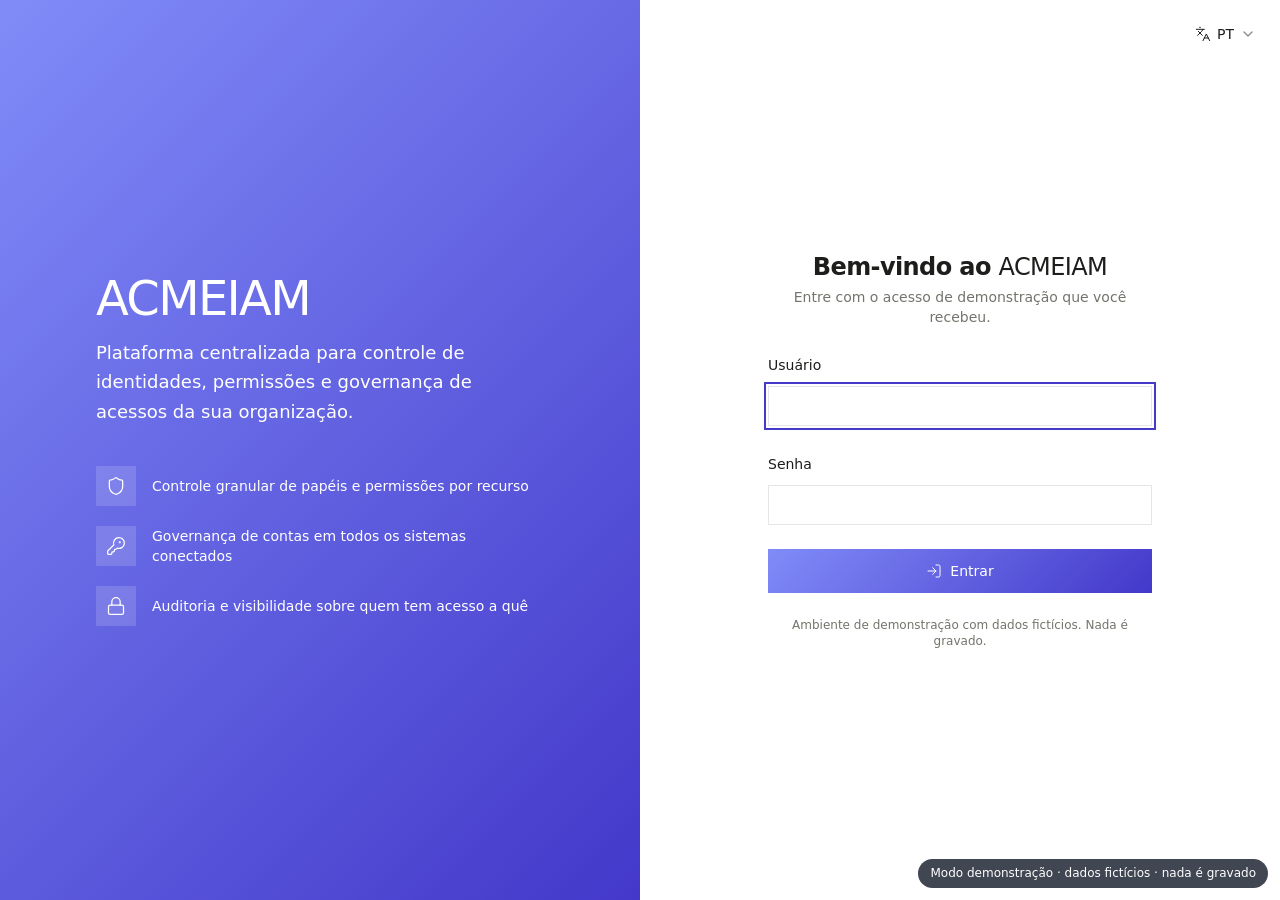
<file: index.html>
<!doctype html>
<html lang="pt-BR">
  <head>
    <meta http-equiv="Content-Security-Policy" content="default-src 'self'; script-src 'self' 'sha256-eGp7NYRf4zVDoT8wqTCYIQ6ignhLON4qDS6smEHYjmc='; style-src 'self' 'unsafe-inline' https://fonts.googleapis.com; font-src 'self' data: https://fonts.gstatic.com; img-src 'self' data: https:; connect-src 'self' https://iamdemo.supabase.co wss://iamdemo.supabase.co; object-src 'none'; base-uri 'self'; form-action 'self'" />
    <meta charset="UTF-8" />
    <meta name="viewport" content="width=device-width, initial-scale=1.0" />
    <meta name="color-scheme" content="light dark" />
    <link rel="icon" href="/favicon.png" type="image/png" />
    <link rel="apple-touch-icon" href="/apple-touch-icon.png" />
    <script>(function(){var d="system";try{var t=localStorage.getItem("iam-theme")||d;if(t==="system")t=matchMedia("(prefers-color-scheme: dark)").matches?"dark":"light";document.documentElement.classList.add(t);}catch(e){document.documentElement.classList.add(d==="light"?"light":"dark");}})();</script>
    <title>Acme IAM</title>
    <meta name="description" content="Acme IAM — Governança de identidades e acessos">
    <meta name="robots" content="noindex, nofollow, noarchive, nosnippet, noimageindex, notranslate, max-snippet:-1, max-image-preview:none" />
    <meta name="googlebot" content="noindex, nofollow, noarchive, nosnippet, noimageindex" />
    <meta name="bingbot" content="noindex, nofollow, noarchive, nosnippet" />
    <meta name="referrer" content="strict-origin-when-cross-origin" />
    <meta property="og:type" content="website" />
    <meta property="og:title" content="Acme IAM">
    <meta property="og:description" content="Acme IAM — Governança de identidades e acessos">
    <link rel="preconnect" href="https://fonts.googleapis.com" />
    <link rel="preconnect" href="https://fonts.gstatic.com" crossorigin />
    <link rel="stylesheet" href="https://fonts.googleapis.com/css2?family=Inter:wght@400;500;600;700;800&family=Plus+Jakarta+Sans:wght@500;600;700;800&display=swap" />
    <link rel="stylesheet" href="https://fonts.googleapis.com/css2?family=Inter:wght@300;400;500;600;700&family=Instrument+Serif:ital@1&family=JetBrains+Mono:wght@400;500&family=Mitr:wght@200;400&display=swap" />
    <style id="tenant-theme">html:root{--gradient-accent:linear-gradient(135deg, #818CF8 0%, #4338CA 100%);--gradient-accent-hover:linear-gradient(135deg, #818CF8 0%, #4338CA 100%);--brand-accent:245 58% 51%;--ring:245 58% 51%;--info:245 58% 51%;--chart-1:245 58% 51%;}html.dark{--brand-accent:234 89% 74%;--ring:234 89% 74%;--info:234 89% 74%;--chart-1:234 89% 74%;}</style>
    <script type="module" crossorigin src="/assets/index-CAje-ECP.js"></script>
    <link rel="stylesheet" crossorigin href="/assets/index-Bp3wzuz8.css">
  </head>

  <body>
    <div id="root"></div>
  </body>
</html>
</file>
<file: assets/index-Bp3wzuz8.css>
@layer base{:root{--font-sans: "Inter", system-ui, -apple-system, sans-serif;--font-heading: "Inter", system-ui, -apple-system, sans-serif;--font-serif: "Instrument Serif", Georgia, serif;--font-mono: "JetBrains Mono", ui-monospace, "SF Mono", monospace;--tracking-display: -.035em;--tracking-h1: -.035em;--tracking-h2: -.035em;--tracking-h3: -.02em;--tracking-serif: -.01em;--tracking-eyebrow: .18em;--spacing-xs: 4px;--spacing-sm: 8px;--spacing-md: 16px;--spacing-lg: 24px;--spacing-xl: 32px;--spacing-2xl: 48px;--spacing-3xl: 64px;--radius: 0;--radius-sm: 0;--radius-md: 0;--radius-lg: 0;--radius-xl: 0;--radius-full: 9999px;--shadow-sm: 0 1px 2px 0 rgb(0 0 0 / .05);--shadow-md: 0 4px 6px -1px rgb(0 0 0 / .1), 0 2px 4px -2px rgb(0 0 0 / .1);--shadow-lg: 0 10px 15px -3px rgb(0 0 0 / .1), 0 4px 6px -4px rgb(0 0 0 / .1);--shadow-card: 0 1px 3px 0 rgb(0 0 0 / .1), 0 1px 2px -1px rgb(0 0 0 / .1);--shadow-soft: 0 1px 0 hsl(0 0% 90%);--shadow-elevated: 0 24px 60px -20px hsl(0 0% 0% / .18);--z-base: 0;--z-dropdown: 10;--z-sticky: 20;--z-fixed: 30;--z-modal-backdrop: 40;--z-modal: 50;--z-popover: 60;--z-tooltip: 70;--z-toast: 80;--duration-fast: .15s;--duration-normal: .25s;--duration-slow: .4s;--ease-default: cubic-bezier(.4, 0, .2, 1);--ease-in: cubic-bezier(.4, 0, 1, 1);--ease-out: cubic-bezier(0, 0, .2, 1);--ease-bounce: cubic-bezier(.34, 1.56, .64, 1);--gradient-start: #1D1D1B;--gradient-end: #1D1D1B;--gradient-primary: hsl(var(--primary));--gradient-accent: linear-gradient(135deg, #64A1E7 0%, #2246A7 100%);--gradient-accent-hover: linear-gradient(135deg, #4B8CD5 0%, #1B3781 100%);--background: 0 0% 100%;--foreground: 60 4% 11%;--surface-alt: 0 0% 98%;--card: 0 0% 100%;--card-foreground: 60 4% 11%;--popover: 0 0% 100%;--popover-foreground: 60 4% 11%;--primary: 60 4% 11%;--primary-foreground: 0 0% 100%;--secondary: 60 3% 96%;--secondary-foreground: 60 4% 11%;--muted: 60 3% 96%;--muted-foreground: 60 3% 44%;--accent: 60 3% 96%;--accent-foreground: 60 4% 11%;--destructive: 0 84% 60%;--destructive-foreground: 0 0% 100%;--success: 142 71% 45%;--success-foreground: 0 0% 100%;--warning: 38 92% 50%;--warning-foreground: 0 0% 100%;--info: 224 66% 39%;--info-foreground: 0 0% 100%;--brand-accent: 224 66% 39%;--brand-accent-foreground: 0 0% 100%;--brand-accent-muted: 210 87% 95%;--border: 60 3% 90%;--input: 60 3% 90%;--ring: 224 66% 39%;--chart-1: 224 66% 39%;--chart-2: 216 74% 52%;--chart-3: 211 74% 65%;--chart-4: 206 62% 80%;--chart-5: 220 24% 55%;--sidebar-background: 0 0% 100%;--sidebar-foreground: 60 3% 32%;--sidebar-primary: 60 4% 11%;--sidebar-primary-foreground: 0 0% 100%;--sidebar-accent: 60 3% 96%;--sidebar-accent-foreground: 60 4% 11%;--sidebar-border: 60 3% 90%;--sidebar-ring: 60 4% 11%}.light{--background: 0 0% 100%;--foreground: 60 4% 11%;--surface-alt: 0 0% 98%;--card: 0 0% 100%;--card-foreground: 60 4% 11%;--popover: 0 0% 100%;--popover-foreground: 60 4% 11%;--primary: 60 4% 11%;--primary-foreground: 0 0% 100%;--secondary: 60 3% 96%;--secondary-foreground: 60 4% 11%;--muted: 60 3% 96%;--muted-foreground: 60 3% 44%;--accent: 60 3% 96%;--accent-foreground: 60 4% 11%;--border: 60 3% 90%;--input: 60 3% 90%;--ring: 224 66% 39%;--info: 224 66% 39%;--info-foreground: 0 0% 100%;--brand-accent: 224 66% 39%;--brand-accent-foreground: 0 0% 100%;--brand-accent-muted: 210 87% 95%;--destructive: 0 84% 60%;--destructive-foreground: 0 0% 100%;--success: 142 71% 45%;--success-foreground: 0 0% 100%;--warning: 38 92% 50%;--warning-foreground: 0 0% 100%;--sidebar-background: 0 0% 100%;--sidebar-foreground: 60 3% 32%;--sidebar-primary: 60 4% 11%;--sidebar-primary-foreground: 0 0% 100%;--sidebar-accent: 60 3% 96%;--sidebar-accent-foreground: 60 4% 11%;--sidebar-border: 60 3% 90%;--sidebar-ring: 60 4% 11%}.dark{--background: 60 4% 11%;--foreground: 0 0% 100%;--surface-alt: 60 4% 9%;--card: 60 4% 14%;--card-foreground: 0 0% 100%;--popover: 60 4% 14%;--popover-foreground: 0 0% 100%;--primary: 0 0% 100%;--primary-foreground: 60 4% 11%;--secondary: 60 4% 18%;--secondary-foreground: 0 0% 100%;--muted: 60 4% 18%;--muted-foreground: 60 3% 66%;--accent: 60 4% 18%;--accent-foreground: 0 0% 100%;--destructive: 0 62% 50%;--destructive-foreground: 0 0% 100%;--success: 142 71% 45%;--success-foreground: 0 0% 100%;--warning: 38 92% 50%;--warning-foreground: 0 0% 100%;--info: 211 74% 65%;--info-foreground: 60 4% 11%;--brand-accent: 211 74% 65%;--brand-accent-foreground: 60 4% 11%;--brand-accent-muted: 222 66% 22%;--border: 60 4% 20%;--input: 60 4% 20%;--ring: 211 74% 65%;--chart-1: 211 74% 65%;--chart-2: 214 80% 60%;--chart-3: 218 70% 52%;--chart-4: 222 66% 45%;--chart-5: 213 22% 72%;--sidebar-background: 60 4% 9%;--sidebar-foreground: 60 3% 78%;--sidebar-primary: 0 0% 100%;--sidebar-primary-foreground: 60 4% 11%;--sidebar-accent: 60 4% 18%;--sidebar-accent-foreground: 0 0% 100%;--sidebar-border: 60 4% 20%;--sidebar-ring: 0 0% 100%}}@layer base{*{@apply border-border;}html{font-family:var(--font-sans)}body{@apply bg-background text-foreground antialiased;font-feature-settings:"ss01" 1,"cv11" 1;line-height:1.7}h1,h2,h3,h4,h5,h6{font-family:var(--font-heading);font-weight:500;line-height:1.1;letter-spacing:-.035em}h3,h4,h5,h6{letter-spacing:-.02em}}@layer utilities{.text-gradient{background:var(--gradient-accent);-webkit-background-clip:text;background-clip:text;color:transparent;-webkit-text-fill-color:transparent;width:-moz-fit-content;width:fit-content}.bg-gradient-primary{background:hsl(var(--primary))}.border-gradient{border:2px solid transparent;background:linear-gradient(hsl(var(--card)),hsl(var(--card))) padding-box,var(--gradient-accent) border-box}.fill-gradient{background-image:var(--gradient-accent);color:#fff}.fill-gradient *,.fill-gradient svg{color:#fff;-webkit-text-fill-color:#ffffff;stroke:currentColor}.tab-gradient-active[data-state=active]{position:relative}.tab-gradient-active[data-state=active]:after{content:"";position:absolute;left:.25rem;right:.25rem;bottom:0;height:2px;background-image:var(--gradient-accent)}.page-header{display:flex;flex-direction:column;gap:.75rem}.page-header-eyebrow{font-family:var(--font-mono);text-transform:uppercase;letter-spacing:.12em;font-size:.75rem;color:hsl(var(--muted-foreground))}.page-header-title{font-family:var(--font-sans);font-weight:500;font-size:1.875rem;line-height:1.15;letter-spacing:var(--tracking-h1);background:var(--gradient-accent);-webkit-background-clip:text;background-clip:text;color:transparent;width:-moz-fit-content;width:fit-content}.page-header-description{max-width:42rem;font-size:1rem;color:hsl(var(--muted-foreground))}.cta-gradient{position:relative;isolation:isolate;background-image:var(--gradient-accent);color:#fff;box-shadow:none}.cta-gradient,.cta-gradient:hover,.cta-gradient:focus-visible,.cta-gradient *,.cta-gradient svg{color:#fff;-webkit-text-fill-color:#ffffff}.cta-gradient svg{stroke:currentColor}.cta-gradient:before{content:"";position:absolute;top:0;right:0;bottom:0;left:0;z-index:-1;background-image:var(--gradient-accent-hover);opacity:0;transition:opacity var(--duration-fast, .15s) var(--ease-out, ease)}.cta-gradient:hover:before,.cta-gradient:focus-visible:before{opacity:1}.surface-gradient{background-image:var(--gradient-accent);color:#fff}.surface-gradient *,.surface-gradient svg{color:#fff;-webkit-text-fill-color:#ffffff;stroke:currentColor}.fill-gradient-soft{background-image:var(--gradient-accent);opacity:.18}.fill-gradient-soft-bg{background-image:linear-gradient(135deg,#64a4e82e,#2245a52e)}.ring-gradient{position:relative}.ring-gradient:after{content:"";position:absolute;top:0;right:0;bottom:0;left:0;padding:1px;background:var(--gradient-accent);-webkit-mask:linear-gradient(#fff 0 0) content-box,linear-gradient(#fff 0 0);-webkit-mask-composite:xor;mask-composite:exclude;pointer-events:none;border-radius:inherit}.edge-gradient{position:relative}.edge-gradient:before{content:"";position:absolute;left:0;top:0;bottom:0;width:2px;background-image:var(--gradient-accent)}.item-gradient-active{position:relative}.item-gradient-active:before{content:"";position:absolute;left:0;top:0;bottom:0;width:2px;background-image:var(--gradient-accent);opacity:0;transition:opacity var(--duration-fast, .15s) var(--ease-default, ease)}.item-gradient-active:focus:before,.item-gradient-active[data-highlighted]:before,.item-gradient-active[data-state=checked]:before,.item-gradient-active[data-selected=true]:before{opacity:1}.spinner-gradient{border-radius:9999px;background:conic-gradient(from 0deg,transparent 0deg,#64A1E7 140deg,#2246A7 320deg,transparent 360deg);-webkit-mask:radial-gradient(farthest-side,transparent calc(100% - 2px),#fff calc(100% - 2px));mask:radial-gradient(farthest-side,transparent calc(100% - 2px),#fff calc(100% - 2px));animation:spinner-rotate .9s linear infinite}@keyframes spinner-rotate{to{transform:rotate(360deg)}}.skeleton-gradient{position:relative;overflow:hidden}.skeleton-gradient:after{content:"";position:absolute;top:0;right:0;bottom:0;left:0;transform:translate(-100%);background:linear-gradient(90deg,transparent 0%,hsl(211 74% 65% / .25) 50%,transparent 100%);animation:skeleton-shimmer 1.6s ease-in-out infinite}@keyframes skeleton-shimmer{to{transform:translate(100%)}}.type-display{font-family:var(--font-sans);font-weight:500;line-height:.95;letter-spacing:var(--tracking-display)}.type-h1{font-family:var(--font-sans);font-weight:500;letter-spacing:var(--tracking-h1)}.type-h2{font-family:var(--font-sans);font-weight:500;letter-spacing:var(--tracking-h2)}.type-h3{font-family:var(--font-sans);font-weight:500;letter-spacing:var(--tracking-h3)}.type-body{font-family:var(--font-sans);font-weight:400;line-height:1.7}.type-eyebrow{font-family:var(--font-mono);font-weight:500;text-transform:uppercase;letter-spacing:var(--tracking-eyebrow)}.text-display{font-family:var(--font-sans);font-weight:500;letter-spacing:-.045em;line-height:.95}.tabular{font-variant-numeric:tabular-nums}.hairline-grid{border-top:1px solid hsl(var(--border));border-left:1px solid hsl(var(--border))}.hairline-cell{border-right:1px solid hsl(var(--border));border-bottom:1px solid hsl(var(--border))}.invert-on-hover{transition:background-color .18s var(--ease-default),color .18s var(--ease-default),border-color .18s var(--ease-default)}.shadow-soft{box-shadow:var(--shadow-soft)}.shadow-elevated{box-shadow:var(--shadow-elevated)}.serif{font-family:var(--font-serif);font-weight:400;font-style:italic;letter-spacing:var(--tracking-serif);font-size:1.12em;line-height:1}.logo-mark{font-family:"Mitr",var(--font-sans);text-transform:uppercase;color:hsl(var(--foreground));line-height:1}.logo-mark-light{font-family:"Mitr",var(--font-sans);font-weight:200!important}.logo-mark-regular{font-family:"Mitr",var(--font-sans);font-weight:400!important}.shadow-card{box-shadow:var(--shadow-card)}.scrollbar-thin{scrollbar-width:thin;scrollbar-color:hsl(var(--muted-foreground) / .3) transparent}.scrollbar-thin::-webkit-scrollbar{width:6px;height:6px}.scrollbar-thin::-webkit-scrollbar-track{background:transparent}.scrollbar-thin::-webkit-scrollbar-thumb{background-color:hsl(var(--muted-foreground) / .3);border-radius:var(--radius-full)}.scrollbar-thin::-webkit-scrollbar-thumb:hover{background-color:hsl(var(--muted-foreground) / .5)}.scrollbar-none{-ms-overflow-style:none;scrollbar-width:none}.scrollbar-none::-webkit-scrollbar{display:none}}@keyframes fade-out{0%{opacity:1;transform:translateY(0)}to{opacity:0;transform:translateY(10px)}}@keyframes scale-in{0%{opacity:0;transform:scale(.95)}to{opacity:1;transform:scale(1)}}@keyframes scale-out{0%{opacity:1;transform:scale(1)}to{opacity:0;transform:scale(.95)}}@keyframes slide-in-right{0%{transform:translate(100%)}to{transform:translate(0)}}@keyframes slide-out-right{0%{transform:translate(0)}to{transform:translate(100%)}}@keyframes slide-in-left{0%{transform:translate(-100%)}to{transform:translate(0)}}@keyframes ripple{to{transform:scale(4);opacity:0}}@keyframes orbit{0%{transform:rotate(0) translate(75px) rotate(0)}to{transform:rotate(360deg) translate(75px) rotate(-360deg)}}@keyframes breathe{0%,to{transform:scale(1);opacity:.8}50%{transform:scale(1.05);opacity:1}}@keyframes shimmer{0%{background-position:-200% 0}to{background-position:200% 0}}@keyframes float{0%,to{transform:translateY(0)}50%{transform:translateY(-10px)}}@keyframes pulse-ring{0%{transform:scale(.8);opacity:1}to{transform:scale(2);opacity:0}}.menu-zebra [role=option]:nth-of-type(2n):not([data-highlighted]),.menu-zebra [role=menuitem]:nth-of-type(2n):not([data-highlighted]),.menu-zebra [role=menuitemcheckbox]:nth-of-type(2n):not([data-highlighted]),.menu-zebra [role=menuitemradio]:nth-of-type(2n):not([data-highlighted]){background-color:hsl(var(--muted) / .5)}.dark .menu-zebra [role=option]:nth-of-type(2n):not([data-highlighted]),.dark .menu-zebra [role=menuitem]:nth-of-type(2n):not([data-highlighted]),.dark .menu-zebra [role=menuitemcheckbox]:nth-of-type(2n):not([data-highlighted]),.dark .menu-zebra [role=menuitemradio]:nth-of-type(2n):not([data-highlighted]){background-color:hsl(var(--muted) / .35)}*,:before,:after{--tw-border-spacing-x: 0;--tw-border-spacing-y: 0;--tw-translate-x: 0;--tw-translate-y: 0;--tw-rotate: 0;--tw-skew-x: 0;--tw-skew-y: 0;--tw-scale-x: 1;--tw-scale-y: 1;--tw-pan-x: ;--tw-pan-y: ;--tw-pinch-zoom: ;--tw-scroll-snap-strictness: proximity;--tw-gradient-from-position: ;--tw-gradient-via-position: ;--tw-gradient-to-position: ;--tw-ordinal: ;--tw-slashed-zero: ;--tw-numeric-figure: ;--tw-numeric-spacing: ;--tw-numeric-fraction: ;--tw-ring-inset: ;--tw-ring-offset-width: 0px;--tw-ring-offset-color: #fff;--tw-ring-color: rgb(59 130 246 / .5);--tw-ring-offset-shadow: 0 0 #0000;--tw-ring-shadow: 0 0 #0000;--tw-shadow: 0 0 #0000;--tw-shadow-colored: 0 0 #0000;--tw-blur: ;--tw-brightness: ;--tw-contrast: ;--tw-grayscale: ;--tw-hue-rotate: ;--tw-invert: ;--tw-saturate: ;--tw-sepia: ;--tw-drop-shadow: ;--tw-backdrop-blur: ;--tw-backdrop-brightness: ;--tw-backdrop-contrast: ;--tw-backdrop-grayscale: ;--tw-backdrop-hue-rotate: ;--tw-backdrop-invert: ;--tw-backdrop-opacity: ;--tw-backdrop-saturate: ;--tw-backdrop-sepia: ;--tw-contain-size: ;--tw-contain-layout: ;--tw-contain-paint: ;--tw-contain-style: }::backdrop{--tw-border-spacing-x: 0;--tw-border-spacing-y: 0;--tw-translate-x: 0;--tw-translate-y: 0;--tw-rotate: 0;--tw-skew-x: 0;--tw-skew-y: 0;--tw-scale-x: 1;--tw-scale-y: 1;--tw-pan-x: ;--tw-pan-y: ;--tw-pinch-zoom: ;--tw-scroll-snap-strictness: proximity;--tw-gradient-from-position: ;--tw-gradient-via-position: ;--tw-gradient-to-position: ;--tw-ordinal: ;--tw-slashed-zero: ;--tw-numeric-figure: ;--tw-numeric-spacing: ;--tw-numeric-fraction: ;--tw-ring-inset: ;--tw-ring-offset-width: 0px;--tw-ring-offset-color: #fff;--tw-ring-color: rgb(59 130 246 / .5);--tw-ring-offset-shadow: 0 0 #0000;--tw-ring-shadow: 0 0 #0000;--tw-shadow: 0 0 #0000;--tw-shadow-colored: 0 0 #0000;--tw-blur: ;--tw-brightness: ;--tw-contrast: ;--tw-grayscale: ;--tw-hue-rotate: ;--tw-invert: ;--tw-saturate: ;--tw-sepia: ;--tw-drop-shadow: ;--tw-backdrop-blur: ;--tw-backdrop-brightness: ;--tw-backdrop-contrast: ;--tw-backdrop-grayscale: ;--tw-backdrop-hue-rotate: ;--tw-backdrop-invert: ;--tw-backdrop-opacity: ;--tw-backdrop-saturate: ;--tw-backdrop-sepia: ;--tw-contain-size: ;--tw-contain-layout: ;--tw-contain-paint: ;--tw-contain-style: }*,:before,:after{box-sizing:border-box;border-width:0;border-style:solid;border-color:#e5e7eb}:before,:after{--tw-content: ""}html,:host{line-height:1.5;-webkit-text-size-adjust:100%;-moz-tab-size:4;-o-tab-size:4;tab-size:4;font-family:var(--font-sans),system-ui,-apple-system,sans-serif;font-feature-settings:normal;font-variation-settings:normal;-webkit-tap-highlight-color:transparent}body{margin:0;line-height:inherit}hr{height:0;color:inherit;border-top-width:1px}abbr:where([title]){-webkit-text-decoration:underline dotted;text-decoration:underline dotted}h1,h2,h3,h4,h5,h6{font-size:inherit;font-weight:inherit}a{color:inherit;text-decoration:inherit}b,strong{font-weight:bolder}code,kbd,samp,pre{font-family:var(--font-mono),ui-monospace,monospace;font-feature-settings:normal;font-variation-settings:normal;font-size:1em}small{font-size:80%}sub,sup{font-size:75%;line-height:0;position:relative;vertical-align:baseline}sub{bottom:-.25em}sup{top:-.5em}table{text-indent:0;border-color:inherit;border-collapse:collapse}button,input,optgroup,select,textarea{font-family:inherit;font-feature-settings:inherit;font-variation-settings:inherit;font-size:100%;font-weight:inherit;line-height:inherit;letter-spacing:inherit;color:inherit;margin:0;padding:0}button,select{text-transform:none}button,input:where([type=button]),input:where([type=reset]),input:where([type=submit]){-webkit-appearance:button;background-color:transparent;background-image:none}:-moz-focusring{outline:auto}:-moz-ui-invalid{box-shadow:none}progress{vertical-align:baseline}::-webkit-inner-spin-button,::-webkit-outer-spin-button{height:auto}[type=search]{-webkit-appearance:textfield;outline-offset:-2px}::-webkit-search-decoration{-webkit-appearance:none}::-webkit-file-upload-button{-webkit-appearance:button;font:inherit}summary{display:list-item}blockquote,dl,dd,h1,h2,h3,h4,h5,h6,hr,figure,p,pre{margin:0}fieldset{margin:0;padding:0}legend{padding:0}ol,ul,menu{list-style:none;margin:0;padding:0}dialog{padding:0}textarea{resize:vertical}input::-moz-placeholder,textarea::-moz-placeholder{opacity:1;color:#9ca3af}input::placeholder,textarea::placeholder{opacity:1;color:#9ca3af}button,[role=button]{cursor:pointer}:disabled{cursor:default}img,svg,video,canvas,audio,iframe,embed,object{display:block;vertical-align:middle}img,video{max-width:100%;height:auto}[hidden]:where(:not([hidden=until-found])){display:none}:root{--font-sans: "Inter", system-ui, -apple-system, sans-serif;--font-heading: "Inter", system-ui, -apple-system, sans-serif;--font-serif: "Instrument Serif", Georgia, serif;--font-mono: "JetBrains Mono", ui-monospace, "SF Mono", monospace;--tracking-display: -.035em;--tracking-h1: -.035em;--tracking-h2: -.035em;--tracking-h3: -.02em;--tracking-serif: -.01em;--tracking-eyebrow: .18em;--spacing-xs: 4px;--spacing-sm: 8px;--spacing-md: 16px;--spacing-lg: 24px;--spacing-xl: 32px;--spacing-2xl: 48px;--spacing-3xl: 64px;--radius: 0;--radius-sm: 0;--radius-md: 0;--radius-lg: 0;--radius-xl: 0;--radius-full: 9999px;--shadow-sm: 0 1px 2px 0 rgb(0 0 0 / .05);--shadow-md: 0 4px 6px -1px rgb(0 0 0 / .1), 0 2px 4px -2px rgb(0 0 0 / .1);--shadow-lg: 0 10px 15px -3px rgb(0 0 0 / .1), 0 4px 6px -4px rgb(0 0 0 / .1);--shadow-card: 0 1px 3px 0 rgb(0 0 0 / .1), 0 1px 2px -1px rgb(0 0 0 / .1);--shadow-soft: 0 1px 0 hsl(0 0% 90%);--shadow-elevated: 0 24px 60px -20px hsl(0 0% 0% / .18);--z-base: 0;--z-dropdown: 10;--z-sticky: 20;--z-fixed: 30;--z-modal-backdrop: 40;--z-modal: 50;--z-popover: 60;--z-tooltip: 70;--z-toast: 80;--duration-fast: .15s;--duration-normal: .25s;--duration-slow: .4s;--ease-default: cubic-bezier(.4, 0, .2, 1);--ease-in: cubic-bezier(.4, 0, 1, 1);--ease-out: cubic-bezier(0, 0, .2, 1);--ease-bounce: cubic-bezier(.34, 1.56, .64, 1);--gradient-start: #1D1D1B;--gradient-end: #1D1D1B;--gradient-primary: hsl(var(--primary));--gradient-accent: linear-gradient(135deg, #64A1E7 0%, #2246A7 100%);--gradient-accent-hover: linear-gradient(135deg, #4B8CD5 0%, #1B3781 100%);--background: 0 0% 100%;--foreground: 60 4% 11%;--surface-alt: 0 0% 98%;--card: 0 0% 100%;--card-foreground: 60 4% 11%;--popover: 0 0% 100%;--popover-foreground: 60 4% 11%;--primary: 60 4% 11%;--primary-foreground: 0 0% 100%;--secondary: 60 3% 96%;--secondary-foreground: 60 4% 11%;--muted: 60 3% 96%;--muted-foreground: 60 3% 44%;--accent: 60 3% 96%;--accent-foreground: 60 4% 11%;--destructive: 0 84% 60%;--destructive-foreground: 0 0% 100%;--success: 142 71% 45%;--success-foreground: 0 0% 100%;--warning: 38 92% 50%;--warning-foreground: 0 0% 100%;--info: 224 66% 39%;--info-foreground: 0 0% 100%;--brand-accent: 224 66% 39%;--brand-accent-foreground: 0 0% 100%;--brand-accent-muted: 210 87% 95%;--border: 60 3% 90%;--input: 60 3% 90%;--ring: 224 66% 39%;--chart-1: 224 66% 39%;--chart-2: 216 74% 52%;--chart-3: 211 74% 65%;--chart-4: 206 62% 80%;--chart-5: 220 24% 55%;--sidebar-background: 0 0% 100%;--sidebar-foreground: 60 3% 32%;--sidebar-primary: 60 4% 11%;--sidebar-primary-foreground: 0 0% 100%;--sidebar-accent: 60 3% 96%;--sidebar-accent-foreground: 60 4% 11%;--sidebar-border: 60 3% 90%;--sidebar-ring: 60 4% 11%}.light{--background: 0 0% 100%;--foreground: 60 4% 11%;--surface-alt: 0 0% 98%;--card: 0 0% 100%;--card-foreground: 60 4% 11%;--popover: 0 0% 100%;--popover-foreground: 60 4% 11%;--primary: 60 4% 11%;--primary-foreground: 0 0% 100%;--secondary: 60 3% 96%;--secondary-foreground: 60 4% 11%;--muted: 60 3% 96%;--muted-foreground: 60 3% 44%;--accent: 60 3% 96%;--accent-foreground: 60 4% 11%;--border: 60 3% 90%;--input: 60 3% 90%;--ring: 224 66% 39%;--info: 224 66% 39%;--info-foreground: 0 0% 100%;--brand-accent: 224 66% 39%;--brand-accent-foreground: 0 0% 100%;--brand-accent-muted: 210 87% 95%;--destructive: 0 84% 60%;--destructive-foreground: 0 0% 100%;--success: 142 71% 45%;--success-foreground: 0 0% 100%;--warning: 38 92% 50%;--warning-foreground: 0 0% 100%;--sidebar-background: 0 0% 100%;--sidebar-foreground: 60 3% 32%;--sidebar-primary: 60 4% 11%;--sidebar-primary-foreground: 0 0% 100%;--sidebar-accent: 60 3% 96%;--sidebar-accent-foreground: 60 4% 11%;--sidebar-border: 60 3% 90%;--sidebar-ring: 60 4% 11%}.dark{--background: 60 4% 11%;--foreground: 0 0% 100%;--surface-alt: 60 4% 9%;--card: 60 4% 14%;--card-foreground: 0 0% 100%;--popover: 60 4% 14%;--popover-foreground: 0 0% 100%;--primary: 0 0% 100%;--primary-foreground: 60 4% 11%;--secondary: 60 4% 18%;--secondary-foreground: 0 0% 100%;--muted: 60 4% 18%;--muted-foreground: 60 3% 66%;--accent: 60 4% 18%;--accent-foreground: 0 0% 100%;--destructive: 0 62% 50%;--destructive-foreground: 0 0% 100%;--success: 142 71% 45%;--success-foreground: 0 0% 100%;--warning: 38 92% 50%;--warning-foreground: 0 0% 100%;--info: 211 74% 65%;--info-foreground: 60 4% 11%;--brand-accent: 211 74% 65%;--brand-accent-foreground: 60 4% 11%;--brand-accent-muted: 222 66% 22%;--border: 60 4% 20%;--input: 60 4% 20%;--ring: 211 74% 65%;--chart-1: 211 74% 65%;--chart-2: 214 80% 60%;--chart-3: 218 70% 52%;--chart-4: 222 66% 45%;--chart-5: 213 22% 72%;--sidebar-background: 60 4% 9%;--sidebar-foreground: 60 3% 78%;--sidebar-primary: 0 0% 100%;--sidebar-primary-foreground: 60 4% 11%;--sidebar-accent: 60 4% 18%;--sidebar-accent-foreground: 0 0% 100%;--sidebar-border: 60 4% 20%;--sidebar-ring: 0 0% 100%}*{border-color:hsl(var(--border))}html{font-family:var(--font-sans)}body{background-color:hsl(var(--background));color:hsl(var(--foreground));-webkit-font-smoothing:antialiased;-moz-osx-font-smoothing:grayscale;font-feature-settings:"ss01" 1,"cv11" 1;line-height:1.7}h1,h2,h3,h4,h5,h6{font-family:var(--font-heading);font-weight:500;line-height:1.1;letter-spacing:-.035em}h3,h4,h5,h6{letter-spacing:-.02em}.fixed.inset-0[data-state=closed]{pointer-events:none}[role=dialog][data-state=open],[role=alertdialog][data-state=open]{z-index:calc(var(--z-modal) + 1)}[data-radix-popper-content-wrapper]{z-index:calc(var(--z-modal) + 2)!important}.container{width:100%;margin-right:auto;margin-left:auto;padding-right:2rem;padding-left:2rem}@media (min-width: 1400px){.container{max-width:1400px}}.sr-only{position:absolute;width:1px;height:1px;padding:0;margin:-1px;overflow:hidden;clip:rect(0,0,0,0);white-space:nowrap;border-width:0}.pointer-events-none{pointer-events:none}.pointer-events-auto{pointer-events:auto}.visible{visibility:visible}.invisible{visibility:hidden}.fixed{position:fixed}.absolute{position:absolute}.relative{position:relative}.sticky{position:sticky}.inset-0{top:0;right:0;bottom:0;left:0}.inset-x-0{left:0;right:0}.inset-y-0{top:0;bottom:0}.-bottom-12{bottom:-3rem}.-left-12{left:-3rem}.-right-12{right:-3rem}.-top-12{top:-3rem}.bottom-0{bottom:0}.left-0{left:0}.left-1{left:.25rem}.left-1\/2{left:50%}.left-2{left:.5rem}.left-3{left:.75rem}.left-\[50\%\]{left:50%}.right-0{right:0}.right-1{right:.25rem}.right-2{right:.5rem}.right-3{right:.75rem}.right-4{right:1rem}.top-0{top:0}.top-1\.5{top:.375rem}.top-1\/2{top:50%}.top-2{top:.5rem}.top-3\.5{top:.875rem}.top-4{top:1rem}.top-\[1px\]{top:1px}.top-\[50\%\]{top:50%}.top-\[60\%\]{top:60%}.top-full{top:100%}.isolate{isolation:isolate}.z-10{z-index:10}.z-20{z-index:20}.z-50{z-index:50}.z-\[100\]{z-index:100}.z-\[1\]{z-index:1}.z-modal{z-index:var(--z-modal)}.z-modal-backdrop{z-index:var(--z-modal-backdrop)}.z-sticky{z-index:var(--z-sticky)}.col-span-1{grid-column:span 1 / span 1}.col-span-2{grid-column:span 2 / span 2}.col-span-3{grid-column:span 3 / span 3}.col-span-6{grid-column:span 6 / span 6}.-mx-1{margin-left:-.25rem;margin-right:-.25rem}.-mx-2{margin-left:-.5rem;margin-right:-.5rem}.mx-0{margin-left:0;margin-right:0}.mx-1{margin-left:.25rem;margin-right:.25rem}.mx-2{margin-left:.5rem;margin-right:.5rem}.mx-3\.5{margin-left:.875rem;margin-right:.875rem}.mx-auto{margin-left:auto;margin-right:auto}.my-0\.5{margin-top:.125rem;margin-bottom:.125rem}.my-1{margin-top:.25rem;margin-bottom:.25rem}.-ml-4{margin-left:-1rem}.-mt-2{margin-top:-.5rem}.-mt-4{margin-top:-1rem}.mb-1{margin-bottom:.25rem}.mb-1\.5{margin-bottom:.375rem}.mb-10{margin-bottom:2.5rem}.mb-2{margin-bottom:.5rem}.mb-3{margin-bottom:.75rem}.mb-4{margin-bottom:1rem}.mb-6{margin-bottom:1.5rem}.mb-md{margin-bottom:var(--spacing-md)}.ml-1{margin-left:.25rem}.ml-2{margin-left:.5rem}.ml-3{margin-left:.75rem}.ml-5{margin-left:1.25rem}.ml-auto{margin-left:auto}.mr-1{margin-right:.25rem}.mr-2{margin-right:.5rem}.mt-0{margin-top:0}.mt-0\.5{margin-top:.125rem}.mt-1{margin-top:.25rem}.mt-1\.5{margin-top:.375rem}.mt-10{margin-top:2.5rem}.mt-2{margin-top:.5rem}.mt-24{margin-top:6rem}.mt-3{margin-top:.75rem}.mt-4{margin-top:1rem}.mt-6{margin-top:1.5rem}.mt-8{margin-top:2rem}.mt-auto{margin-top:auto}.mt-lg{margin-top:var(--spacing-lg)}.line-clamp-2{overflow:hidden;display:-webkit-box;-webkit-box-orient:vertical;-webkit-line-clamp:2}.line-clamp-3{overflow:hidden;display:-webkit-box;-webkit-box-orient:vertical;-webkit-line-clamp:3}.block{display:block}.inline-block{display:inline-block}.inline{display:inline}.flex{display:flex}.inline-flex{display:inline-flex}.table{display:table}.grid{display:grid}.hidden{display:none}.aspect-square{aspect-ratio:1 / 1}.aspect-video{aspect-ratio:16 / 9}.size-4{width:1rem;height:1rem}.h-1\.5{height:.375rem}.h-10{height:2.5rem}.h-11{height:2.75rem}.h-12{height:3rem}.h-14{height:3.5rem}.h-16{height:4rem}.h-2{height:.5rem}.h-2\.5{height:.625rem}.h-20{height:5rem}.h-24{height:6rem}.h-3{height:.75rem}.h-3\.5{height:.875rem}.h-4{height:1rem}.h-40{height:10rem}.h-48{height:12rem}.h-5{height:1.25rem}.h-52{height:13rem}.h-56{height:14rem}.h-6{height:1.5rem}.h-7{height:1.75rem}.h-72{height:18rem}.h-8{height:2rem}.h-9{height:2.25rem}.h-\[1\.2rem\]{height:1.2rem}.h-\[1px\]{height:1px}.h-\[200px\]{height:200px}.h-\[220px\]{height:220px}.h-\[400px\]{height:400px}.h-\[var\(--radix-navigation-menu-viewport-height\)\]{height:var(--radix-navigation-menu-viewport-height)}.h-\[var\(--radix-select-trigger-height\)\]{height:var(--radix-select-trigger-height)}.h-auto{height:auto}.h-full{height:100%}.h-lg{height:var(--spacing-lg)}.h-px{height:1px}.h-svh{height:100svh}.max-h-32{max-height:8rem}.max-h-48{max-height:12rem}.max-h-56{max-height:14rem}.max-h-64{max-height:16rem}.max-h-72{max-height:18rem}.max-h-80{max-height:20rem}.max-h-96{max-height:24rem}.max-h-\[250px\]{max-height:250px}.max-h-\[260px\]{max-height:260px}.max-h-\[300px\]{max-height:300px}.max-h-\[400px\]{max-height:400px}.max-h-\[500px\]{max-height:500px}.max-h-\[85vh\]{max-height:85vh}.max-h-\[90vh\]{max-height:90vh}.max-h-\[min\(60vh\,480px\)\]{max-height:min(60vh,480px)}.max-h-screen{max-height:100vh}.min-h-0{min-height:0px}.min-h-\[120px\]{min-height:120px}.min-h-\[2\.5rem\]{min-height:2.5rem}.min-h-\[80px\]{min-height:80px}.min-h-screen{min-height:100vh}.min-h-svh{min-height:100svh}.w-0{width:0px}.w-1{width:.25rem}.w-1\.5{width:.375rem}.w-10{width:2.5rem}.w-11{width:2.75rem}.w-12{width:3rem}.w-14{width:3.5rem}.w-16{width:4rem}.w-2{width:.5rem}.w-2\.5{width:.625rem}.w-20{width:5rem}.w-28{width:7rem}.w-3{width:.75rem}.w-3\.5{width:.875rem}.w-3\/4{width:75%}.w-32{width:8rem}.w-36{width:9rem}.w-4{width:1rem}.w-40{width:10rem}.w-44{width:11rem}.w-48{width:12rem}.w-5{width:1.25rem}.w-52{width:13rem}.w-56{width:14rem}.w-6{width:1.5rem}.w-64{width:16rem}.w-7{width:1.75rem}.w-72{width:18rem}.w-8{width:2rem}.w-80{width:20rem}.w-9{width:2.25rem}.w-\[--radix-popover-trigger-width\]{width:var(--radix-popover-trigger-width)}.w-\[--sidebar-width\]{width:var(--sidebar-width)}.w-\[1\.2rem\]{width:1.2rem}.w-\[10\%\]{width:10%}.w-\[100px\]{width:100px}.w-\[120px\]{width:120px}.w-\[13\%\]{width:13%}.w-\[140px\]{width:140px}.w-\[150px\]{width:150px}.w-\[16\%\]{width:16%}.w-\[160px\]{width:160px}.w-\[180px\]{width:180px}.w-\[1px\]{width:1px}.w-\[200px\]{width:200px}.w-\[22\%\]{width:22%}.w-\[220px\]{width:220px}.w-\[240px\]{width:240px}.w-\[260px\]{width:260px}.w-\[280px\]{width:280px}.w-\[7\%\]{width:7%}.w-\[70px\]{width:70px}.w-\[8\%\]{width:8%}.w-\[min\(32rem\,90vw\)\]{width:min(32rem,90vw)}.w-auto{width:auto}.w-fit{width:-moz-fit-content;width:fit-content}.w-full{width:100%}.w-lg{width:var(--spacing-lg)}.w-max{width:-moz-max-content;width:max-content}.w-px{width:1px}.min-w-0{min-width:0px}.min-w-48{min-width:12rem}.min-w-5{min-width:1.25rem}.min-w-64{min-width:16rem}.min-w-\[100px\]{min-width:100px}.min-w-\[120px\]{min-width:120px}.min-w-\[12rem\]{min-width:12rem}.min-w-\[1400px\]{min-width:1400px}.min-w-\[140px\]{min-width:140px}.min-w-\[160px\]{min-width:160px}.min-w-\[180px\]{min-width:180px}.min-w-\[200px\]{min-width:200px}.min-w-\[220px\]{min-width:220px}.min-w-\[240px\]{min-width:240px}.min-w-\[260px\]{min-width:260px}.min-w-\[80px\]{min-width:80px}.min-w-\[8rem\]{min-width:8rem}.min-w-\[var\(--radix-select-trigger-width\)\]{min-width:var(--radix-select-trigger-width)}.min-w-max{min-width:-moz-max-content;min-width:max-content}.max-w-2xl{max-width:42rem}.max-w-3xl{max-width:48rem}.max-w-4xl{max-width:56rem}.max-w-5xl{max-width:64rem}.max-w-6xl{max-width:72rem}.max-w-7xl{max-width:80rem}.max-w-\[--skeleton-width\]{max-width:var(--skeleton-width)}.max-w-\[1600px\]{max-width:1600px}.max-w-\[160px\]{max-width:160px}.max-w-\[170px\]{max-width:170px}.max-w-\[1800px\]{max-width:1800px}.max-w-\[180px\]{max-width:180px}.max-w-\[190px\]{max-width:190px}.max-w-\[200px\]{max-width:200px}.max-w-\[220px\]{max-width:220px}.max-w-\[240px\]{max-width:240px}.max-w-\[260px\]{max-width:260px}.max-w-\[280px\]{max-width:280px}.max-w-\[300px\]{max-width:300px}.max-w-\[320px\]{max-width:320px}.max-w-full{max-width:100%}.max-w-lg{max-width:32rem}.max-w-max{max-width:-moz-max-content;max-width:max-content}.max-w-md{max-width:28rem}.max-w-none{max-width:none}.max-w-sm{max-width:24rem}.max-w-xs{max-width:20rem}.flex-1{flex:1 1 0%}.shrink-0{flex-shrink:0}.grow{flex-grow:1}.grow-0{flex-grow:0}.basis-full{flex-basis:100%}.table-fixed{table-layout:fixed}.caption-bottom{caption-side:bottom}.border-collapse{border-collapse:collapse}.-translate-x-1{--tw-translate-x: -.25rem;transform:translate(var(--tw-translate-x),var(--tw-translate-y)) rotate(var(--tw-rotate)) skew(var(--tw-skew-x)) skewY(var(--tw-skew-y)) scaleX(var(--tw-scale-x)) scaleY(var(--tw-scale-y))}.-translate-x-1\/2{--tw-translate-x: -50%;transform:translate(var(--tw-translate-x),var(--tw-translate-y)) rotate(var(--tw-rotate)) skew(var(--tw-skew-x)) skewY(var(--tw-skew-y)) scaleX(var(--tw-scale-x)) scaleY(var(--tw-scale-y))}.-translate-x-full{--tw-translate-x: -100%;transform:translate(var(--tw-translate-x),var(--tw-translate-y)) rotate(var(--tw-rotate)) skew(var(--tw-skew-x)) skewY(var(--tw-skew-y)) scaleX(var(--tw-scale-x)) scaleY(var(--tw-scale-y))}.-translate-x-px{--tw-translate-x: -1px;transform:translate(var(--tw-translate-x),var(--tw-translate-y)) rotate(var(--tw-rotate)) skew(var(--tw-skew-x)) skewY(var(--tw-skew-y)) scaleX(var(--tw-scale-x)) scaleY(var(--tw-scale-y))}.-translate-y-1\/2{--tw-translate-y: -50%;transform:translate(var(--tw-translate-x),var(--tw-translate-y)) rotate(var(--tw-rotate)) skew(var(--tw-skew-x)) skewY(var(--tw-skew-y)) scaleX(var(--tw-scale-x)) scaleY(var(--tw-scale-y))}.translate-x-0{--tw-translate-x: 0px;transform:translate(var(--tw-translate-x),var(--tw-translate-y)) rotate(var(--tw-rotate)) skew(var(--tw-skew-x)) skewY(var(--tw-skew-y)) scaleX(var(--tw-scale-x)) scaleY(var(--tw-scale-y))}.translate-x-\[-50\%\]{--tw-translate-x: -50%;transform:translate(var(--tw-translate-x),var(--tw-translate-y)) rotate(var(--tw-rotate)) skew(var(--tw-skew-x)) skewY(var(--tw-skew-y)) scaleX(var(--tw-scale-x)) scaleY(var(--tw-scale-y))}.translate-x-px{--tw-translate-x: 1px;transform:translate(var(--tw-translate-x),var(--tw-translate-y)) rotate(var(--tw-rotate)) skew(var(--tw-skew-x)) skewY(var(--tw-skew-y)) scaleX(var(--tw-scale-x)) scaleY(var(--tw-scale-y))}.translate-y-\[-50\%\]{--tw-translate-y: -50%;transform:translate(var(--tw-translate-x),var(--tw-translate-y)) rotate(var(--tw-rotate)) skew(var(--tw-skew-x)) skewY(var(--tw-skew-y)) scaleX(var(--tw-scale-x)) scaleY(var(--tw-scale-y))}.-rotate-90{--tw-rotate: -90deg;transform:translate(var(--tw-translate-x),var(--tw-translate-y)) rotate(var(--tw-rotate)) skew(var(--tw-skew-x)) skewY(var(--tw-skew-y)) scaleX(var(--tw-scale-x)) scaleY(var(--tw-scale-y))}.rotate-0{--tw-rotate: 0deg;transform:translate(var(--tw-translate-x),var(--tw-translate-y)) rotate(var(--tw-rotate)) skew(var(--tw-skew-x)) skewY(var(--tw-skew-y)) scaleX(var(--tw-scale-x)) scaleY(var(--tw-scale-y))}.rotate-45{--tw-rotate: 45deg;transform:translate(var(--tw-translate-x),var(--tw-translate-y)) rotate(var(--tw-rotate)) skew(var(--tw-skew-x)) skewY(var(--tw-skew-y)) scaleX(var(--tw-scale-x)) scaleY(var(--tw-scale-y))}.rotate-90{--tw-rotate: 90deg;transform:translate(var(--tw-translate-x),var(--tw-translate-y)) rotate(var(--tw-rotate)) skew(var(--tw-skew-x)) skewY(var(--tw-skew-y)) scaleX(var(--tw-scale-x)) scaleY(var(--tw-scale-y))}.scale-0{--tw-scale-x: 0;--tw-scale-y: 0;transform:translate(var(--tw-translate-x),var(--tw-translate-y)) rotate(var(--tw-rotate)) skew(var(--tw-skew-x)) skewY(var(--tw-skew-y)) scaleX(var(--tw-scale-x)) scaleY(var(--tw-scale-y))}.scale-100{--tw-scale-x: 1;--tw-scale-y: 1;transform:translate(var(--tw-translate-x),var(--tw-translate-y)) rotate(var(--tw-rotate)) skew(var(--tw-skew-x)) skewY(var(--tw-skew-y)) scaleX(var(--tw-scale-x)) scaleY(var(--tw-scale-y))}.transform{transform:translate(var(--tw-translate-x),var(--tw-translate-y)) rotate(var(--tw-rotate)) skew(var(--tw-skew-x)) skewY(var(--tw-skew-y)) scaleX(var(--tw-scale-x)) scaleY(var(--tw-scale-y))}@keyframes fade-in{0%{opacity:0;transform:translateY(10px)}to{opacity:1;transform:translateY(0)}}.animate-fade-in{animation:fade-in .3s ease-out}@keyframes pulse{50%{opacity:.5}}.animate-pulse{animation:pulse 2s cubic-bezier(.4,0,.6,1) infinite}@keyframes spin{to{transform:rotate(360deg)}}.animate-spin{animation:spin 1s linear infinite}.cursor-default{cursor:default}.cursor-help{cursor:help}.cursor-pointer{cursor:pointer}.touch-none{touch-action:none}.select-none{-webkit-user-select:none;-moz-user-select:none;user-select:none}.select-all{-webkit-user-select:all;-moz-user-select:all;user-select:all}.list-decimal{list-style-type:decimal}.list-disc{list-style-type:disc}.list-none{list-style-type:none}.grid-cols-1{grid-template-columns:repeat(1,minmax(0,1fr))}.grid-cols-12{grid-template-columns:repeat(12,minmax(0,1fr))}.grid-cols-2{grid-template-columns:repeat(2,minmax(0,1fr))}.grid-cols-3{grid-template-columns:repeat(3,minmax(0,1fr))}.grid-cols-4{grid-template-columns:repeat(4,minmax(0,1fr))}.grid-cols-5{grid-template-columns:repeat(5,minmax(0,1fr))}.grid-cols-\[1fr\,auto\,1fr\]{grid-template-columns:1fr auto 1fr}.grid-cols-\[auto\,1fr\]{grid-template-columns:auto 1fr}.grid-rows-3{grid-template-rows:repeat(3,minmax(0,1fr))}.flex-row{flex-direction:row}.flex-col{flex-direction:column}.flex-col-reverse{flex-direction:column-reverse}.flex-wrap{flex-wrap:wrap}.flex-nowrap{flex-wrap:nowrap}.items-start{align-items:flex-start}.items-end{align-items:flex-end}.items-center{align-items:center}.items-baseline{align-items:baseline}.items-stretch{align-items:stretch}.justify-start{justify-content:flex-start}.justify-end{justify-content:flex-end}.justify-center{justify-content:center}.justify-between{justify-content:space-between}.gap-0\.5{gap:.125rem}.gap-1{gap:.25rem}.gap-1\.5{gap:.375rem}.gap-2{gap:.5rem}.gap-3{gap:.75rem}.gap-4{gap:1rem}.gap-5{gap:1.25rem}.gap-6{gap:1.5rem}.gap-8{gap:2rem}.gap-md{gap:var(--spacing-md)}.gap-sm{gap:var(--spacing-sm)}.gap-xs{gap:var(--spacing-xs)}.gap-x-4{-moz-column-gap:1rem;column-gap:1rem}.gap-x-6{-moz-column-gap:1.5rem;column-gap:1.5rem}.gap-y-1{row-gap:.25rem}.gap-y-2{row-gap:.5rem}.space-x-1>:not([hidden])~:not([hidden]){--tw-space-x-reverse: 0;margin-right:calc(.25rem * var(--tw-space-x-reverse));margin-left:calc(.25rem * calc(1 - var(--tw-space-x-reverse)))}.space-x-4>:not([hidden])~:not([hidden]){--tw-space-x-reverse: 0;margin-right:calc(1rem * var(--tw-space-x-reverse));margin-left:calc(1rem * calc(1 - var(--tw-space-x-reverse)))}.space-y-0>:not([hidden])~:not([hidden]){--tw-space-y-reverse: 0;margin-top:calc(0px * calc(1 - var(--tw-space-y-reverse)));margin-bottom:calc(0px * var(--tw-space-y-reverse))}.space-y-0\.5>:not([hidden])~:not([hidden]){--tw-space-y-reverse: 0;margin-top:calc(.125rem * calc(1 - var(--tw-space-y-reverse)));margin-bottom:calc(.125rem * var(--tw-space-y-reverse))}.space-y-1>:not([hidden])~:not([hidden]){--tw-space-y-reverse: 0;margin-top:calc(.25rem * calc(1 - var(--tw-space-y-reverse)));margin-bottom:calc(.25rem * var(--tw-space-y-reverse))}.space-y-1\.5>:not([hidden])~:not([hidden]){--tw-space-y-reverse: 0;margin-top:calc(.375rem * calc(1 - var(--tw-space-y-reverse)));margin-bottom:calc(.375rem * var(--tw-space-y-reverse))}.space-y-10>:not([hidden])~:not([hidden]){--tw-space-y-reverse: 0;margin-top:calc(2.5rem * calc(1 - var(--tw-space-y-reverse)));margin-bottom:calc(2.5rem * var(--tw-space-y-reverse))}.space-y-2>:not([hidden])~:not([hidden]){--tw-space-y-reverse: 0;margin-top:calc(.5rem * calc(1 - var(--tw-space-y-reverse)));margin-bottom:calc(.5rem * var(--tw-space-y-reverse))}.space-y-3>:not([hidden])~:not([hidden]){--tw-space-y-reverse: 0;margin-top:calc(.75rem * calc(1 - var(--tw-space-y-reverse)));margin-bottom:calc(.75rem * var(--tw-space-y-reverse))}.space-y-4>:not([hidden])~:not([hidden]){--tw-space-y-reverse: 0;margin-top:calc(1rem * calc(1 - var(--tw-space-y-reverse)));margin-bottom:calc(1rem * var(--tw-space-y-reverse))}.space-y-5>:not([hidden])~:not([hidden]){--tw-space-y-reverse: 0;margin-top:calc(1.25rem * calc(1 - var(--tw-space-y-reverse)));margin-bottom:calc(1.25rem * var(--tw-space-y-reverse))}.space-y-6>:not([hidden])~:not([hidden]){--tw-space-y-reverse: 0;margin-top:calc(1.5rem * calc(1 - var(--tw-space-y-reverse)));margin-bottom:calc(1.5rem * var(--tw-space-y-reverse))}.space-y-8>:not([hidden])~:not([hidden]){--tw-space-y-reverse: 0;margin-top:calc(2rem * calc(1 - var(--tw-space-y-reverse)));margin-bottom:calc(2rem * var(--tw-space-y-reverse))}.space-y-lg>:not([hidden])~:not([hidden]){--tw-space-y-reverse: 0;margin-top:calc(var(--spacing-lg) * calc(1 - var(--tw-space-y-reverse)));margin-bottom:calc(var(--spacing-lg) * var(--tw-space-y-reverse))}.space-y-md>:not([hidden])~:not([hidden]){--tw-space-y-reverse: 0;margin-top:calc(var(--spacing-md) * calc(1 - var(--tw-space-y-reverse)));margin-bottom:calc(var(--spacing-md) * var(--tw-space-y-reverse))}.space-y-sm>:not([hidden])~:not([hidden]){--tw-space-y-reverse: 0;margin-top:calc(var(--spacing-sm) * calc(1 - var(--tw-space-y-reverse)));margin-bottom:calc(var(--spacing-sm) * var(--tw-space-y-reverse))}.space-y-xs>:not([hidden])~:not([hidden]){--tw-space-y-reverse: 0;margin-top:calc(var(--spacing-xs) * calc(1 - var(--tw-space-y-reverse)));margin-bottom:calc(var(--spacing-xs) * var(--tw-space-y-reverse))}.divide-y>:not([hidden])~:not([hidden]){--tw-divide-y-reverse: 0;border-top-width:calc(1px * calc(1 - var(--tw-divide-y-reverse)));border-bottom-width:calc(1px * var(--tw-divide-y-reverse))}.divide-border>:not([hidden])~:not([hidden]){border-color:hsl(var(--border))}.self-start{align-self:flex-start}.self-end{align-self:flex-end}.self-stretch{align-self:stretch}.overflow-auto{overflow:auto}.overflow-hidden{overflow:hidden}.overflow-visible{overflow:visible}.overflow-x-auto{overflow-x:auto}.overflow-y-auto{overflow-y:auto}.overflow-x-hidden{overflow-x:hidden}.truncate{overflow:hidden;text-overflow:ellipsis;white-space:nowrap}.whitespace-normal{white-space:normal}.whitespace-nowrap{white-space:nowrap}.whitespace-pre-wrap{white-space:pre-wrap}.break-words{overflow-wrap:break-word}.break-all{word-break:break-all}.rounded{border-radius:var(--radius)}.rounded-2xl{border-radius:1rem}.rounded-\[2px\]{border-radius:2px}.rounded-\[inherit\]{border-radius:inherit}.rounded-full{border-radius:9999px}.rounded-lg{border-radius:var(--radius-lg)}.rounded-md{border-radius:var(--radius-md)}.rounded-sm{border-radius:var(--radius-sm)}.rounded-xl{border-radius:var(--radius-xl)}.rounded-t-\[10px\]{border-top-left-radius:10px;border-top-right-radius:10px}.rounded-tl-sm{border-top-left-radius:var(--radius-sm)}.\!border-\[1\.5px\]{border-width:1.5px!important}.border{border-width:1px}.border-0{border-width:0px}.border-2{border-width:2px}.border-\[1\.5px\]{border-width:1.5px}.border-y{border-top-width:1px;border-bottom-width:1px}.border-b{border-bottom-width:1px}.border-l{border-left-width:1px}.border-l-2{border-left-width:2px}.border-l-4{border-left-width:4px}.border-r{border-right-width:1px}.border-t{border-top-width:1px}.border-dashed{border-style:dashed}.border-none{border-style:none}.border-\[--color-border\]{border-color:var(--color-border)}.border-amber-500{--tw-border-opacity: 1;border-color:rgb(245 158 11 / var(--tw-border-opacity, 1))}.border-border{border-color:hsl(var(--border))}.border-border\/50{border-color:hsl(var(--border) / .5)}.border-destructive{border-color:hsl(var(--destructive))}.border-destructive\/30{border-color:hsl(var(--destructive) / .3)}.border-destructive\/40{border-color:hsl(var(--destructive) / .4)}.border-destructive\/50{border-color:hsl(var(--destructive) / .5)}.border-emerald-200{--tw-border-opacity: 1;border-color:rgb(167 243 208 / var(--tw-border-opacity, 1))}.border-emerald-300{--tw-border-opacity: 1;border-color:rgb(110 231 183 / var(--tw-border-opacity, 1))}.border-foreground{border-color:hsl(var(--foreground))}.border-info\/30{border-color:hsl(var(--info) / .3)}.border-info\/40{border-color:hsl(var(--info) / .4)}.border-input{border-color:hsl(var(--input))}.border-muted-foreground\/40{border-color:hsl(var(--muted-foreground) / .4)}.border-primary{border-color:hsl(var(--primary))}.border-primary\/20{border-color:hsl(var(--primary) / .2)}.border-primary\/30{border-color:hsl(var(--primary) / .3)}.border-primary\/40{border-color:hsl(var(--primary) / .4)}.border-primary\/50{border-color:hsl(var(--primary) / .5)}.border-sidebar-border{border-color:hsl(var(--sidebar-border))}.border-sky-500\/30{border-color:#0ea5e94d}.border-success{border-color:hsl(var(--success))}.border-success\/30{border-color:hsl(var(--success) / .3)}.border-success\/40{border-color:hsl(var(--success) / .4)}.border-transparent{border-color:transparent}.border-warning{border-color:hsl(var(--warning))}.border-warning\/30{border-color:hsl(var(--warning) / .3)}.border-warning\/40{border-color:hsl(var(--warning) / .4)}.border-warning\/50{border-color:hsl(var(--warning) / .5)}.border-l-destructive{border-left-color:hsl(var(--destructive))}.border-l-transparent{border-left-color:transparent}.border-t-transparent{border-top-color:transparent}.bg-\[--color-bg\]{background-color:var(--color-bg)}.bg-accent{background-color:hsl(var(--accent))}.bg-accent\/10{background-color:hsl(var(--accent) / .1)}.bg-accent\/50{background-color:hsl(var(--accent) / .5)}.bg-background{background-color:hsl(var(--background))}.bg-background\/95{background-color:hsl(var(--background) / .95)}.bg-black\/50{background-color:#00000080}.bg-black\/80{background-color:#000c}.bg-border{background-color:hsl(var(--border))}.bg-card{background-color:hsl(var(--card))}.bg-card\/40{background-color:hsl(var(--card) / .4)}.bg-destructive{background-color:hsl(var(--destructive))}.bg-destructive\/10{background-color:hsl(var(--destructive) / .1)}.bg-destructive\/15{background-color:hsl(var(--destructive) / .15)}.bg-destructive\/20{background-color:hsl(var(--destructive) / .2)}.bg-destructive\/5{background-color:hsl(var(--destructive) / .05)}.bg-emerald-50{--tw-bg-opacity: 1;background-color:rgb(236 253 245 / var(--tw-bg-opacity, 1))}.bg-foreground{background-color:hsl(var(--foreground))}.bg-info{background-color:hsl(var(--info))}.bg-info\/10{background-color:hsl(var(--info) / .1)}.bg-info\/15{background-color:hsl(var(--info) / .15)}.bg-info\/20{background-color:hsl(var(--info) / .2)}.bg-muted{background-color:hsl(var(--muted))}.bg-muted-foreground\/20{background-color:hsl(var(--muted-foreground) / .2)}.bg-muted-foreground\/30{background-color:hsl(var(--muted-foreground) / .3)}.bg-muted-foreground\/40{background-color:hsl(var(--muted-foreground) / .4)}.bg-muted\/20{background-color:hsl(var(--muted) / .2)}.bg-muted\/30{background-color:hsl(var(--muted) / .3)}.bg-muted\/40{background-color:hsl(var(--muted) / .4)}.bg-muted\/50{background-color:hsl(var(--muted) / .5)}.bg-muted\/60{background-color:hsl(var(--muted) / .6)}.bg-popover{background-color:hsl(var(--popover))}.bg-primary{background-color:hsl(var(--primary))}.bg-primary\/10{background-color:hsl(var(--primary) / .1)}.bg-primary\/15{background-color:hsl(var(--primary) / .15)}.bg-primary\/5{background-color:hsl(var(--primary) / .05)}.bg-secondary{background-color:hsl(var(--secondary))}.bg-sidebar{background-color:hsl(var(--sidebar-background))}.bg-sidebar-accent{background-color:hsl(var(--sidebar-accent))}.bg-sidebar-border{background-color:hsl(var(--sidebar-border))}.bg-sky-500\/15{background-color:#0ea5e926}.bg-success{background-color:hsl(var(--success))}.bg-success\/10{background-color:hsl(var(--success) / .1)}.bg-success\/15{background-color:hsl(var(--success) / .15)}.bg-success\/20{background-color:hsl(var(--success) / .2)}.bg-surface-alt{background-color:hsl(var(--surface-alt))}.bg-transparent{background-color:transparent}.bg-warning{background-color:hsl(var(--warning))}.bg-warning\/10{background-color:hsl(var(--warning) / .1)}.bg-warning\/15{background-color:hsl(var(--warning) / .15)}.bg-warning\/20{background-color:hsl(var(--warning) / .2)}.bg-warning\/40{background-color:hsl(var(--warning) / .4)}.bg-white\/15{background-color:#ffffff26}.bg-white\/20{background-color:#fff3}.bg-\[radial-gradient\(circle_at_top_right\,rgba\(255\,255\,255\,0\.25\)\,transparent_60\%\)\]{background-image:radial-gradient(circle at top right,rgba(255,255,255,.25),transparent 60%)}.fill-current{fill:currentColor}.fill-white{fill:#fff}.stroke-border{stroke:hsl(var(--border))}.object-cover{-o-object-fit:cover;object-fit:cover}.p-0{padding:0}.p-1{padding:.25rem}.p-10{padding:2.5rem}.p-2{padding:.5rem}.p-2\.5{padding:.625rem}.p-3{padding:.75rem}.p-4{padding:1rem}.p-5{padding:1.25rem}.p-6{padding:1.5rem}.p-8{padding:2rem}.p-\[1px\]{padding:1px}.p-lg{padding:var(--spacing-lg)}.p-md{padding:var(--spacing-md)}.p-xl{padding:var(--spacing-xl)}.px-0{padding-left:0;padding-right:0}.px-1{padding-left:.25rem;padding-right:.25rem}.px-1\.5{padding-left:.375rem;padding-right:.375rem}.px-16{padding-left:4rem;padding-right:4rem}.px-2{padding-left:.5rem;padding-right:.5rem}.px-2\.5{padding-left:.625rem;padding-right:.625rem}.px-3{padding-left:.75rem;padding-right:.75rem}.px-4{padding-left:1rem;padding-right:1rem}.px-5{padding-left:1.25rem;padding-right:1.25rem}.px-6{padding-left:1.5rem;padding-right:1.5rem}.px-8{padding-left:2rem;padding-right:2rem}.py-0{padding-top:0;padding-bottom:0}.py-0\.5{padding-top:.125rem;padding-bottom:.125rem}.py-1{padding-top:.25rem;padding-bottom:.25rem}.py-1\.5{padding-top:.375rem;padding-bottom:.375rem}.py-10{padding-top:2.5rem;padding-bottom:2.5rem}.py-12{padding-top:3rem;padding-bottom:3rem}.py-16{padding-top:4rem;padding-bottom:4rem}.py-2{padding-top:.5rem;padding-bottom:.5rem}.py-2\.5{padding-top:.625rem;padding-bottom:.625rem}.py-20{padding-top:5rem;padding-bottom:5rem}.py-24{padding-top:6rem;padding-bottom:6rem}.py-3{padding-top:.75rem;padding-bottom:.75rem}.py-4{padding-top:1rem;padding-bottom:1rem}.py-5{padding-top:1.25rem;padding-bottom:1.25rem}.py-6{padding-top:1.5rem;padding-bottom:1.5rem}.py-8{padding-top:2rem;padding-bottom:2rem}.py-lg{padding-top:var(--spacing-lg);padding-bottom:var(--spacing-lg)}.py-md{padding-top:var(--spacing-md);padding-bottom:var(--spacing-md)}.pb-1{padding-bottom:.25rem}.pb-2{padding-bottom:.5rem}.pb-3{padding-bottom:.75rem}.pb-4{padding-bottom:1rem}.pb-6{padding-bottom:1.5rem}.pl-10{padding-left:2.5rem}.pl-14{padding-left:3.5rem}.pl-2\.5{padding-left:.625rem}.pl-3{padding-left:.75rem}.pl-4{padding-left:1rem}.pl-5{padding-left:1.25rem}.pl-8{padding-left:2rem}.pl-9{padding-left:2.25rem}.pr-1{padding-right:.25rem}.pr-10{padding-right:2.5rem}.pr-2{padding-right:.5rem}.pr-2\.5{padding-right:.625rem}.pr-3{padding-right:.75rem}.pr-8{padding-right:2rem}.pt-0{padding-top:0}.pt-1{padding-top:.25rem}.pt-2{padding-top:.5rem}.pt-3{padding-top:.75rem}.pt-4{padding-top:1rem}.pt-6{padding-top:1.5rem}.pt-8{padding-top:2rem}.pt-lg{padding-top:var(--spacing-lg)}.pt-md{padding-top:var(--spacing-md)}.pt-xs{padding-top:var(--spacing-xs)}.text-left{text-align:left}.text-center{text-align:center}.text-right{text-align:right}.align-top{vertical-align:top}.align-middle{vertical-align:middle}.font-heading{font-family:var(--font-heading),Inter,sans-serif}.font-mono{font-family:var(--font-mono),ui-monospace,monospace}.font-sans{font-family:var(--font-sans),system-ui,-apple-system,sans-serif}.text-2xl{font-size:1.5rem;line-height:2rem}.text-3xl{font-size:1.875rem;line-height:2.25rem}.text-4xl{font-size:2.25rem;line-height:2.5rem}.text-5xl{font-size:3rem;line-height:1}.text-7xl{font-size:4.5rem;line-height:1}.text-\[0\.8rem\]{font-size:.8rem}.text-\[10px\]{font-size:10px}.text-\[11px\]{font-size:11px}.text-base{font-size:1rem;line-height:1.5rem}.text-lg{font-size:1.125rem;line-height:1.75rem}.text-sm{font-size:.875rem;line-height:1.25rem}.text-xl{font-size:1.25rem;line-height:1.75rem}.text-xs{font-size:.75rem;line-height:1rem}.font-bold{font-weight:700}.font-extrabold{font-weight:800}.font-medium{font-weight:500}.font-normal{font-weight:400}.font-semibold{font-weight:600}.uppercase{text-transform:uppercase}.lowercase{text-transform:lowercase}.capitalize{text-transform:capitalize}.normal-case{text-transform:none}.italic{font-style:italic}.tabular-nums{--tw-numeric-spacing: tabular-nums;font-variant-numeric:var(--tw-ordinal) var(--tw-slashed-zero) var(--tw-numeric-figure) var(--tw-numeric-spacing) var(--tw-numeric-fraction)}.leading-5{line-height:1.25rem}.leading-9{line-height:2.25rem}.leading-none{line-height:1}.leading-relaxed{line-height:1.625}.leading-snug{line-height:1.375}.leading-tight{line-height:1.25}.tracking-normal{letter-spacing:0em}.tracking-tight{letter-spacing:-.025em}.tracking-wide{letter-spacing:.025em}.tracking-wider{letter-spacing:.05em}.tracking-widest{letter-spacing:.1em}.text-accent-foreground{color:hsl(var(--accent-foreground))}.text-amber-400{--tw-text-opacity: 1;color:rgb(251 191 36 / var(--tw-text-opacity, 1))}.text-amber-600{--tw-text-opacity: 1;color:rgb(217 119 6 / var(--tw-text-opacity, 1))}.text-amber-700{--tw-text-opacity: 1;color:rgb(180 83 9 / var(--tw-text-opacity, 1))}.text-brand-accent{color:hsl(var(--brand-accent))}.text-card-foreground{color:hsl(var(--card-foreground))}.text-current{color:currentColor}.text-destructive{color:hsl(var(--destructive))}.text-destructive-foreground{color:hsl(var(--destructive-foreground))}.text-emerald-600{--tw-text-opacity: 1;color:rgb(5 150 105 / var(--tw-text-opacity, 1))}.text-emerald-700{--tw-text-opacity: 1;color:rgb(4 120 87 / var(--tw-text-opacity, 1))}.text-emerald-800{--tw-text-opacity: 1;color:rgb(6 95 70 / var(--tw-text-opacity, 1))}.text-foreground{color:hsl(var(--foreground))}.text-foreground\/50{color:hsl(var(--foreground) / .5)}.text-foreground\/90{color:hsl(var(--foreground) / .9)}.text-info{color:hsl(var(--info))}.text-info-foreground{color:hsl(var(--info-foreground))}.text-muted-foreground{color:hsl(var(--muted-foreground))}.text-muted-foreground\/40{color:hsl(var(--muted-foreground) / .4)}.text-muted-foreground\/50{color:hsl(var(--muted-foreground) / .5)}.text-muted-foreground\/60{color:hsl(var(--muted-foreground) / .6)}.text-muted-foreground\/70{color:hsl(var(--muted-foreground) / .7)}.text-popover-foreground{color:hsl(var(--popover-foreground))}.text-primary{color:hsl(var(--primary))}.text-primary-foreground{color:hsl(var(--primary-foreground))}.text-secondary-foreground{color:hsl(var(--secondary-foreground))}.text-sidebar-accent-foreground{color:hsl(var(--sidebar-accent-foreground))}.text-sidebar-foreground{color:hsl(var(--sidebar-foreground))}.text-sidebar-foreground\/70{color:hsl(var(--sidebar-foreground) / .7)}.text-sky-700{--tw-text-opacity: 1;color:rgb(3 105 161 / var(--tw-text-opacity, 1))}.text-success{color:hsl(var(--success))}.text-success-foreground{color:hsl(var(--success-foreground))}.text-warning{color:hsl(var(--warning))}.text-warning-foreground{color:hsl(var(--warning-foreground))}.text-white{--tw-text-opacity: 1;color:rgb(255 255 255 / var(--tw-text-opacity, 1))}.underline{text-decoration-line:underline}.underline-offset-4{text-underline-offset:4px}.antialiased{-webkit-font-smoothing:antialiased;-moz-osx-font-smoothing:grayscale}.opacity-0{opacity:0}.opacity-100{opacity:1}.opacity-40{opacity:.4}.opacity-50{opacity:.5}.opacity-60{opacity:.6}.opacity-70{opacity:.7}.opacity-90{opacity:.9}.shadow{--tw-shadow: 0 1px 3px 0 rgb(0 0 0 / .1), 0 1px 2px -1px rgb(0 0 0 / .1);--tw-shadow-colored: 0 1px 3px 0 var(--tw-shadow-color), 0 1px 2px -1px var(--tw-shadow-color);box-shadow:var(--tw-ring-offset-shadow, 0 0 #0000),var(--tw-ring-shadow, 0 0 #0000),var(--tw-shadow)}.shadow-\[0_0_0_1px_hsl\(var\(--sidebar-border\)\)\]{--tw-shadow: 0 0 0 1px hsl(var(--sidebar-border));--tw-shadow-colored: 0 0 0 1px var(--tw-shadow-color);box-shadow:var(--tw-ring-offset-shadow, 0 0 #0000),var(--tw-ring-shadow, 0 0 #0000),var(--tw-shadow)}.shadow-card{--tw-shadow: var(--shadow-card);--tw-shadow-colored: var(--shadow-card);box-shadow:var(--tw-ring-offset-shadow, 0 0 #0000),var(--tw-ring-shadow, 0 0 #0000),var(--tw-shadow)}.shadow-elevated{--tw-shadow: var(--shadow-elevated);--tw-shadow-colored: var(--shadow-elevated);box-shadow:var(--tw-ring-offset-shadow, 0 0 #0000),var(--tw-ring-shadow, 0 0 #0000),var(--tw-shadow)}.shadow-lg{--tw-shadow: var(--shadow-lg);--tw-shadow-colored: var(--shadow-lg);box-shadow:var(--tw-ring-offset-shadow, 0 0 #0000),var(--tw-ring-shadow, 0 0 #0000),var(--tw-shadow)}.shadow-md{--tw-shadow: var(--shadow-md);--tw-shadow-colored: var(--shadow-md);box-shadow:var(--tw-ring-offset-shadow, 0 0 #0000),var(--tw-ring-shadow, 0 0 #0000),var(--tw-shadow)}.shadow-none{--tw-shadow: 0 0 #0000;--tw-shadow-colored: 0 0 #0000;box-shadow:var(--tw-ring-offset-shadow, 0 0 #0000),var(--tw-ring-shadow, 0 0 #0000),var(--tw-shadow)}.shadow-soft{--tw-shadow: var(--shadow-soft);--tw-shadow-colored: var(--shadow-soft);box-shadow:var(--tw-ring-offset-shadow, 0 0 #0000),var(--tw-ring-shadow, 0 0 #0000),var(--tw-shadow)}.shadow-xl{--tw-shadow: 0 20px 25px -5px rgb(0 0 0 / .1), 0 8px 10px -6px rgb(0 0 0 / .1);--tw-shadow-colored: 0 20px 25px -5px var(--tw-shadow-color), 0 8px 10px -6px var(--tw-shadow-color);box-shadow:var(--tw-ring-offset-shadow, 0 0 #0000),var(--tw-ring-shadow, 0 0 #0000),var(--tw-shadow)}.shadow-card{--tw-shadow-color: hsl(var(--card));--tw-shadow: var(--tw-shadow-colored)}.outline-none{outline:2px solid transparent;outline-offset:2px}.outline{outline-style:solid}.ring-0{--tw-ring-offset-shadow: var(--tw-ring-inset) 0 0 0 var(--tw-ring-offset-width) var(--tw-ring-offset-color);--tw-ring-shadow: var(--tw-ring-inset) 0 0 0 calc(0px + var(--tw-ring-offset-width)) var(--tw-ring-color);box-shadow:var(--tw-ring-offset-shadow),var(--tw-ring-shadow),var(--tw-shadow, 0 0 #0000)}.ring-1{--tw-ring-offset-shadow: var(--tw-ring-inset) 0 0 0 var(--tw-ring-offset-width) var(--tw-ring-offset-color);--tw-ring-shadow: var(--tw-ring-inset) 0 0 0 calc(1px + var(--tw-ring-offset-width)) var(--tw-ring-color);box-shadow:var(--tw-ring-offset-shadow),var(--tw-ring-shadow),var(--tw-shadow, 0 0 #0000)}.ring-2{--tw-ring-offset-shadow: var(--tw-ring-inset) 0 0 0 var(--tw-ring-offset-width) var(--tw-ring-offset-color);--tw-ring-shadow: var(--tw-ring-inset) 0 0 0 calc(2px + var(--tw-ring-offset-width)) var(--tw-ring-color);box-shadow:var(--tw-ring-offset-shadow),var(--tw-ring-shadow),var(--tw-shadow, 0 0 #0000)}.ring-4{--tw-ring-offset-shadow: var(--tw-ring-inset) 0 0 0 var(--tw-ring-offset-width) var(--tw-ring-offset-color);--tw-ring-shadow: var(--tw-ring-inset) 0 0 0 calc(4px + var(--tw-ring-offset-width)) var(--tw-ring-color);box-shadow:var(--tw-ring-offset-shadow),var(--tw-ring-shadow),var(--tw-shadow, 0 0 #0000)}.ring-\[\#64A1E7\]\/25{--tw-ring-color: rgb(100 161 231 / .25)}.ring-destructive{--tw-ring-color: hsl(var(--destructive))}.ring-destructive\/40{--tw-ring-color: hsl(var(--destructive) / .4)}.ring-primary{--tw-ring-color: hsl(var(--primary))}.ring-primary\/30{--tw-ring-color: hsl(var(--primary) / .3)}.ring-ring{--tw-ring-color: hsl(var(--ring))}.ring-sidebar-ring{--tw-ring-color: hsl(var(--sidebar-ring))}.ring-warning{--tw-ring-color: hsl(var(--warning))}.ring-offset-background{--tw-ring-offset-color: hsl(var(--background))}.filter{filter:var(--tw-blur) var(--tw-brightness) var(--tw-contrast) var(--tw-grayscale) var(--tw-hue-rotate) var(--tw-invert) var(--tw-saturate) var(--tw-sepia) var(--tw-drop-shadow)}.backdrop-blur{--tw-backdrop-blur: blur(8px);-webkit-backdrop-filter:var(--tw-backdrop-blur) var(--tw-backdrop-brightness) var(--tw-backdrop-contrast) var(--tw-backdrop-grayscale) var(--tw-backdrop-hue-rotate) var(--tw-backdrop-invert) var(--tw-backdrop-opacity) var(--tw-backdrop-saturate) var(--tw-backdrop-sepia);backdrop-filter:var(--tw-backdrop-blur) var(--tw-backdrop-brightness) var(--tw-backdrop-contrast) var(--tw-backdrop-grayscale) var(--tw-backdrop-hue-rotate) var(--tw-backdrop-invert) var(--tw-backdrop-opacity) var(--tw-backdrop-saturate) var(--tw-backdrop-sepia)}.backdrop-blur-sm{--tw-backdrop-blur: blur(4px);-webkit-backdrop-filter:var(--tw-backdrop-blur) var(--tw-backdrop-brightness) var(--tw-backdrop-contrast) var(--tw-backdrop-grayscale) var(--tw-backdrop-hue-rotate) var(--tw-backdrop-invert) var(--tw-backdrop-opacity) var(--tw-backdrop-saturate) var(--tw-backdrop-sepia);backdrop-filter:var(--tw-backdrop-blur) var(--tw-backdrop-brightness) var(--tw-backdrop-contrast) var(--tw-backdrop-grayscale) var(--tw-backdrop-hue-rotate) var(--tw-backdrop-invert) var(--tw-backdrop-opacity) var(--tw-backdrop-saturate) var(--tw-backdrop-sepia)}.backdrop-filter{-webkit-backdrop-filter:var(--tw-backdrop-blur) var(--tw-backdrop-brightness) var(--tw-backdrop-contrast) var(--tw-backdrop-grayscale) var(--tw-backdrop-hue-rotate) var(--tw-backdrop-invert) var(--tw-backdrop-opacity) var(--tw-backdrop-saturate) var(--tw-backdrop-sepia);backdrop-filter:var(--tw-backdrop-blur) var(--tw-backdrop-brightness) var(--tw-backdrop-contrast) var(--tw-backdrop-grayscale) var(--tw-backdrop-hue-rotate) var(--tw-backdrop-invert) var(--tw-backdrop-opacity) var(--tw-backdrop-saturate) var(--tw-backdrop-sepia)}.transition{transition-property:color,background-color,border-color,text-decoration-color,fill,stroke,opacity,box-shadow,transform,filter,-webkit-backdrop-filter;transition-property:color,background-color,border-color,text-decoration-color,fill,stroke,opacity,box-shadow,transform,filter,backdrop-filter;transition-property:color,background-color,border-color,text-decoration-color,fill,stroke,opacity,box-shadow,transform,filter,backdrop-filter,-webkit-backdrop-filter;transition-timing-function:cubic-bezier(.4,0,.2,1);transition-duration:.15s}.transition-\[left\,right\,width\]{transition-property:left,right,width;transition-timing-function:cubic-bezier(.4,0,.2,1);transition-duration:.15s}.transition-\[margin\,opa\]{transition-property:margin,opa;transition-timing-function:cubic-bezier(.4,0,.2,1);transition-duration:.15s}.transition-\[width\,height\,padding\]{transition-property:width,height,padding;transition-timing-function:cubic-bezier(.4,0,.2,1);transition-duration:.15s}.transition-\[width\]{transition-property:width;transition-timing-function:cubic-bezier(.4,0,.2,1);transition-duration:.15s}.transition-all{transition-property:all;transition-timing-function:cubic-bezier(.4,0,.2,1);transition-duration:.15s}.transition-colors{transition-property:color,background-color,border-color,text-decoration-color,fill,stroke;transition-timing-function:cubic-bezier(.4,0,.2,1);transition-duration:.15s}.transition-opacity{transition-property:opacity;transition-timing-function:cubic-bezier(.4,0,.2,1);transition-duration:.15s}.transition-shadow{transition-property:box-shadow;transition-timing-function:cubic-bezier(.4,0,.2,1);transition-duration:.15s}.transition-transform{transition-property:transform;transition-timing-function:cubic-bezier(.4,0,.2,1);transition-duration:.15s}.duration-1000{transition-duration:1s}.duration-150{transition-duration:.15s}.duration-200{transition-duration:.2s}.duration-300{transition-duration:.3s}.duration-500{transition-duration:.5s}.duration-700{transition-duration:.7s}.ease-in-out{transition-timing-function:cubic-bezier(.4,0,.2,1)}.ease-linear{transition-timing-function:linear}.ease-out{transition-timing-function:cubic-bezier(0,0,.2,1)}@keyframes enter{0%{opacity:var(--tw-enter-opacity, 1);transform:translate3d(var(--tw-enter-translate-x, 0),var(--tw-enter-translate-y, 0),0) scale3d(var(--tw-enter-scale, 1),var(--tw-enter-scale, 1),var(--tw-enter-scale, 1)) rotate(var(--tw-enter-rotate, 0))}}@keyframes exit{to{opacity:var(--tw-exit-opacity, 1);transform:translate3d(var(--tw-exit-translate-x, 0),var(--tw-exit-translate-y, 0),0) scale3d(var(--tw-exit-scale, 1),var(--tw-exit-scale, 1),var(--tw-exit-scale, 1)) rotate(var(--tw-exit-rotate, 0))}}.animate-in{animation-name:enter;animation-duration:.15s;--tw-enter-opacity: initial;--tw-enter-scale: initial;--tw-enter-rotate: initial;--tw-enter-translate-x: initial;--tw-enter-translate-y: initial}.fade-in,.fade-in-0{--tw-enter-opacity: 0}.fade-in-80{--tw-enter-opacity: .8}.fade-out{--tw-exit-opacity: 0}.zoom-in-95{--tw-enter-scale: .95}.slide-in-from-bottom-2{--tw-enter-translate-y: .5rem}.slide-in-from-top-1{--tw-enter-translate-y: -.25rem}.duration-1000{animation-duration:1s}.duration-150{animation-duration:.15s}.duration-200{animation-duration:.2s}.duration-300{animation-duration:.3s}.duration-500{animation-duration:.5s}.duration-700{animation-duration:.7s}.ease-in-out{animation-timing-function:cubic-bezier(.4,0,.2,1)}.ease-linear{animation-timing-function:linear}.ease-out{animation-timing-function:cubic-bezier(0,0,.2,1)}.\!running{animation-play-state:running!important}.running{animation-play-state:running}.fill-mode-both{animation-fill-mode:both}.text-gradient{background:var(--gradient-accent);-webkit-background-clip:text;background-clip:text;color:transparent;-webkit-text-fill-color:transparent;width:-moz-fit-content;width:fit-content}.bg-gradient-primary{background:hsl(var(--primary))}.border-gradient{border:2px solid transparent;background:linear-gradient(hsl(var(--card)),hsl(var(--card))) padding-box,var(--gradient-accent) border-box}.fill-gradient{background-image:var(--gradient-accent);color:#fff}.fill-gradient *,.fill-gradient svg{color:#fff;-webkit-text-fill-color:#ffffff;stroke:currentColor}.tab-gradient-active[data-state=active]{position:relative}.tab-gradient-active[data-state=active]:after{content:"";position:absolute;left:.25rem;right:.25rem;bottom:0;height:2px;background-image:var(--gradient-accent)}.page-header{display:flex;flex-direction:column;gap:.75rem}.page-header-eyebrow{font-family:var(--font-mono);text-transform:uppercase;letter-spacing:.12em;font-size:.75rem;color:hsl(var(--muted-foreground))}.page-header-title{font-family:var(--font-sans);font-weight:500;font-size:1.875rem;line-height:1.15;letter-spacing:var(--tracking-h1);background:var(--gradient-accent);-webkit-background-clip:text;background-clip:text;color:transparent;width:-moz-fit-content;width:fit-content}.page-header-description{max-width:42rem;font-size:1rem;color:hsl(var(--muted-foreground))}.cta-gradient{position:relative;isolation:isolate;background-image:var(--gradient-accent);color:#fff;box-shadow:none}.cta-gradient,.cta-gradient:hover,.cta-gradient:focus-visible,.cta-gradient *,.cta-gradient svg{color:#fff;-webkit-text-fill-color:#ffffff}.cta-gradient svg{stroke:currentColor}.cta-gradient:before{content:"";position:absolute;top:0;right:0;bottom:0;left:0;z-index:-1;background-image:var(--gradient-accent-hover);opacity:0;transition:opacity var(--duration-fast, .15s) var(--ease-out, ease)}.cta-gradient:hover:before,.cta-gradient:focus-visible:before{opacity:1}.surface-gradient{background-image:var(--gradient-accent);color:#fff}.surface-gradient *,.surface-gradient svg{color:#fff;-webkit-text-fill-color:#ffffff;stroke:currentColor}.fill-gradient-soft{background-image:var(--gradient-accent);opacity:.18}.fill-gradient-soft-bg{background-image:linear-gradient(135deg,#64a4e82e,#2245a52e)}.ring-gradient{position:relative}.ring-gradient:after{content:"";position:absolute;top:0;right:0;bottom:0;left:0;padding:1px;background:var(--gradient-accent);-webkit-mask:linear-gradient(#fff 0 0) content-box,linear-gradient(#fff 0 0);-webkit-mask-composite:xor;mask-composite:exclude;pointer-events:none;border-radius:inherit}.edge-gradient{position:relative}.edge-gradient:before{content:"";position:absolute;left:0;top:0;bottom:0;width:2px;background-image:var(--gradient-accent)}.item-gradient-active{position:relative}.item-gradient-active:before{content:"";position:absolute;left:0;top:0;bottom:0;width:2px;background-image:var(--gradient-accent);opacity:0;transition:opacity var(--duration-fast, .15s) var(--ease-default, ease)}.item-gradient-active:focus:before,.item-gradient-active[data-highlighted]:before,.item-gradient-active[data-state=checked]:before,.item-gradient-active[data-selected=true]:before{opacity:1}.spinner-gradient{border-radius:9999px;background:conic-gradient(from 0deg,transparent 0deg,#64A1E7 140deg,#2246A7 320deg,transparent 360deg);-webkit-mask:radial-gradient(farthest-side,transparent calc(100% - 2px),#fff calc(100% - 2px));mask:radial-gradient(farthest-side,transparent calc(100% - 2px),#fff calc(100% - 2px));animation:spinner-rotate .9s linear infinite}@keyframes spinner-rotate{to{transform:rotate(360deg)}}.skeleton-gradient{position:relative;overflow:hidden}.skeleton-gradient:after{content:"";position:absolute;top:0;right:0;bottom:0;left:0;transform:translate(-100%);background:linear-gradient(90deg,transparent 0%,hsl(211 74% 65% / .25) 50%,transparent 100%);animation:skeleton-shimmer 1.6s ease-in-out infinite}@keyframes skeleton-shimmer{to{transform:translate(100%)}}.type-display{font-family:var(--font-sans);font-weight:500;line-height:.95;letter-spacing:var(--tracking-display)}.type-h1{font-family:var(--font-sans);font-weight:500;letter-spacing:var(--tracking-h1)}.type-h2{font-family:var(--font-sans);font-weight:500;letter-spacing:var(--tracking-h2)}.type-h3{font-family:var(--font-sans);font-weight:500;letter-spacing:var(--tracking-h3)}.type-body{font-family:var(--font-sans);font-weight:400;line-height:1.7}.type-eyebrow{font-family:var(--font-mono);font-weight:500;text-transform:uppercase;letter-spacing:var(--tracking-eyebrow)}.text-display{font-family:var(--font-sans);font-weight:500;letter-spacing:-.045em;line-height:.95}.tabular{font-variant-numeric:tabular-nums}.hairline-grid{border-top:1px solid hsl(var(--border));border-left:1px solid hsl(var(--border))}.hairline-cell{border-right:1px solid hsl(var(--border));border-bottom:1px solid hsl(var(--border))}.invert-on-hover{transition:background-color .18s var(--ease-default),color .18s var(--ease-default),border-color .18s var(--ease-default)}.shadow-soft{box-shadow:var(--shadow-soft)}.shadow-elevated{box-shadow:var(--shadow-elevated)}.serif{font-family:var(--font-serif);font-weight:400;font-style:italic;letter-spacing:var(--tracking-serif);font-size:1.12em;line-height:1}.logo-mark{font-family:"Mitr",var(--font-sans);text-transform:uppercase;color:hsl(var(--foreground));line-height:1}.logo-mark-light{font-family:"Mitr",var(--font-sans);font-weight:200!important}.logo-mark-regular{font-family:"Mitr",var(--font-sans);font-weight:400!important}.shadow-card{box-shadow:var(--shadow-card)}.scrollbar-thin{scrollbar-width:thin;scrollbar-color:hsl(var(--muted-foreground) / .3) transparent}.scrollbar-thin::-webkit-scrollbar{width:6px;height:6px}.scrollbar-thin::-webkit-scrollbar-track{background:transparent}.scrollbar-thin::-webkit-scrollbar-thumb{background-color:hsl(var(--muted-foreground) / .3);border-radius:var(--radius-full)}.scrollbar-thin::-webkit-scrollbar-thumb:hover{background-color:hsl(var(--muted-foreground) / .5)}.scrollbar-none{-ms-overflow-style:none;scrollbar-width:none}.scrollbar-none::-webkit-scrollbar{display:none}.\[-webkit-text-security\:disc\]{-webkit-text-security:disc}@media not all and (min-width: 768px){table th:first-child,table td:first-child{position:sticky;left:0;z-index:1;background-color:hsl(var(--card))}}.file\:border-0::file-selector-button{border-width:0px}.file\:bg-transparent::file-selector-button{background-color:transparent}.file\:text-sm::file-selector-button{font-size:.875rem;line-height:1.25rem}.file\:font-medium::file-selector-button{font-weight:500}.file\:text-foreground::file-selector-button{color:hsl(var(--foreground))}.placeholder\:text-muted-foreground::-moz-placeholder{color:hsl(var(--muted-foreground))}.placeholder\:text-muted-foreground::placeholder{color:hsl(var(--muted-foreground))}.after\:absolute:after{content:var(--tw-content);position:absolute}.after\:-inset-2:after{content:var(--tw-content);top:-.5rem;right:-.5rem;bottom:-.5rem;left:-.5rem}.after\:inset-y-0:after{content:var(--tw-content);top:0;bottom:0}.after\:left-1\/2:after{content:var(--tw-content);left:50%}.after\:w-1:after{content:var(--tw-content);width:.25rem}.after\:w-\[2px\]:after{content:var(--tw-content);width:2px}.after\:-translate-x-1\/2:after{content:var(--tw-content);--tw-translate-x: -50%;transform:translate(var(--tw-translate-x),var(--tw-translate-y)) rotate(var(--tw-rotate)) skew(var(--tw-skew-x)) skewY(var(--tw-skew-y)) scaleX(var(--tw-scale-x)) scaleY(var(--tw-scale-y))}.first\:rounded-l-md:first-child{border-top-left-radius:var(--radius-md);border-bottom-left-radius:var(--radius-md)}.first\:border-l:first-child{border-left-width:1px}.first\:border-t-0:first-child{border-top-width:0px}.last\:rounded-r-md:last-child{border-top-right-radius:var(--radius-md);border-bottom-right-radius:var(--radius-md)}.last\:border-0:last-child{border-width:0px}.odd\:bg-surface-alt:nth-child(odd){background-color:hsl(var(--surface-alt))}.focus-within\:relative:focus-within{position:relative}.focus-within\:z-20:focus-within{z-index:20}.focus-within\:ring-2:focus-within{--tw-ring-offset-shadow: var(--tw-ring-inset) 0 0 0 var(--tw-ring-offset-width) var(--tw-ring-offset-color);--tw-ring-shadow: var(--tw-ring-inset) 0 0 0 calc(2px + var(--tw-ring-offset-width)) var(--tw-ring-color);box-shadow:var(--tw-ring-offset-shadow),var(--tw-ring-shadow),var(--tw-shadow, 0 0 #0000)}.focus-within\:ring-ring:focus-within{--tw-ring-color: hsl(var(--ring))}.focus-within\:ring-offset-2:focus-within{--tw-ring-offset-width: 2px}.focus-within\:ring-offset-background:focus-within{--tw-ring-offset-color: hsl(var(--background))}.hover\:-translate-y-0\.5:hover{--tw-translate-y: -.125rem;transform:translate(var(--tw-translate-x),var(--tw-translate-y)) rotate(var(--tw-rotate)) skew(var(--tw-skew-x)) skewY(var(--tw-skew-y)) scaleX(var(--tw-scale-x)) scaleY(var(--tw-scale-y))}.hover\:-translate-y-1:hover{--tw-translate-y: -.25rem;transform:translate(var(--tw-translate-x),var(--tw-translate-y)) rotate(var(--tw-rotate)) skew(var(--tw-skew-x)) skewY(var(--tw-skew-y)) scaleX(var(--tw-scale-x)) scaleY(var(--tw-scale-y))}.hover\:border-muted-foreground\/30:hover{border-color:hsl(var(--muted-foreground) / .3)}.hover\:border-primary:hover{border-color:hsl(var(--primary))}.hover\:border-primary\/40:hover{border-color:hsl(var(--primary) / .4)}.hover\:border-primary\/50:hover{border-color:hsl(var(--primary) / .5)}.hover\:bg-accent:hover{background-color:hsl(var(--accent))}.hover\:bg-accent\/40:hover{background-color:hsl(var(--accent) / .4)}.hover\:bg-accent\/50:hover{background-color:hsl(var(--accent) / .5)}.hover\:bg-destructive\/10:hover{background-color:hsl(var(--destructive) / .1)}.hover\:bg-destructive\/80:hover{background-color:hsl(var(--destructive) / .8)}.hover\:bg-destructive\/90:hover{background-color:hsl(var(--destructive) / .9)}.hover\:bg-foreground\/10:hover{background-color:hsl(var(--foreground) / .1)}.hover\:bg-info:hover{background-color:hsl(var(--info))}.hover\:bg-muted:hover{background-color:hsl(var(--muted))}.hover\:bg-muted\/20:hover{background-color:hsl(var(--muted) / .2)}.hover\:bg-muted\/30:hover{background-color:hsl(var(--muted) / .3)}.hover\:bg-muted\/40:hover{background-color:hsl(var(--muted) / .4)}.hover\:bg-muted\/50:hover{background-color:hsl(var(--muted) / .5)}.hover\:bg-secondary:hover{background-color:hsl(var(--secondary))}.hover\:bg-secondary\/80:hover{background-color:hsl(var(--secondary) / .8)}.hover\:bg-sidebar-accent:hover{background-color:hsl(var(--sidebar-accent))}.hover\:bg-sidebar-accent\/50:hover{background-color:hsl(var(--sidebar-accent) / .5)}.hover\:bg-success:hover{background-color:hsl(var(--success))}.hover\:bg-success\/10:hover{background-color:hsl(var(--success) / .1)}.hover\:text-accent-foreground:hover{color:hsl(var(--accent-foreground))}.hover\:text-brand-accent:hover{color:hsl(var(--brand-accent))}.hover\:text-destructive:hover{color:hsl(var(--destructive))}.hover\:text-foreground:hover{color:hsl(var(--foreground))}.hover\:text-muted-foreground:hover{color:hsl(var(--muted-foreground))}.hover\:text-primary:hover{color:hsl(var(--primary))}.hover\:text-sidebar-accent-foreground:hover{color:hsl(var(--sidebar-accent-foreground))}.hover\:text-white:hover{--tw-text-opacity: 1;color:rgb(255 255 255 / var(--tw-text-opacity, 1))}.hover\:underline:hover{text-decoration-line:underline}.hover\:no-underline:hover{text-decoration-line:none}.hover\:opacity-100:hover{opacity:1}.hover\:shadow-2xl:hover{--tw-shadow: 0 25px 50px -12px rgb(0 0 0 / .25);--tw-shadow-colored: 0 25px 50px -12px var(--tw-shadow-color);box-shadow:var(--tw-ring-offset-shadow, 0 0 #0000),var(--tw-ring-shadow, 0 0 #0000),var(--tw-shadow)}.hover\:shadow-\[0_0_0_1px_hsl\(var\(--sidebar-accent\)\)\]:hover{--tw-shadow: 0 0 0 1px hsl(var(--sidebar-accent));--tw-shadow-colored: 0 0 0 1px var(--tw-shadow-color);box-shadow:var(--tw-ring-offset-shadow, 0 0 #0000),var(--tw-ring-shadow, 0 0 #0000),var(--tw-shadow)}.hover\:shadow-lg:hover{--tw-shadow: var(--shadow-lg);--tw-shadow-colored: var(--shadow-lg);box-shadow:var(--tw-ring-offset-shadow, 0 0 #0000),var(--tw-ring-shadow, 0 0 #0000),var(--tw-shadow)}.hover\:shadow-md:hover{--tw-shadow: var(--shadow-md);--tw-shadow-colored: var(--shadow-md);box-shadow:var(--tw-ring-offset-shadow, 0 0 #0000),var(--tw-ring-shadow, 0 0 #0000),var(--tw-shadow)}.hover\:after\:bg-sidebar-border:hover:after{content:var(--tw-content);background-color:hsl(var(--sidebar-border))}.focus\:bg-accent:focus{background-color:hsl(var(--accent))}.focus\:text-accent-foreground:focus{color:hsl(var(--accent-foreground))}.focus\:text-white:focus{--tw-text-opacity: 1;color:rgb(255 255 255 / var(--tw-text-opacity, 1))}.focus\:opacity-100:focus{opacity:1}.focus\:outline-none:focus{outline:2px solid transparent;outline-offset:2px}.focus\:ring-2:focus{--tw-ring-offset-shadow: var(--tw-ring-inset) 0 0 0 var(--tw-ring-offset-width) var(--tw-ring-offset-color);--tw-ring-shadow: var(--tw-ring-inset) 0 0 0 calc(2px + var(--tw-ring-offset-width)) var(--tw-ring-color);box-shadow:var(--tw-ring-offset-shadow),var(--tw-ring-shadow),var(--tw-shadow, 0 0 #0000)}.focus\:ring-ring:focus{--tw-ring-color: hsl(var(--ring))}.focus\:ring-offset-2:focus{--tw-ring-offset-width: 2px}.focus-visible\:text-white:focus-visible{--tw-text-opacity: 1;color:rgb(255 255 255 / var(--tw-text-opacity, 1))}.focus-visible\:outline-none:focus-visible{outline:2px solid transparent;outline-offset:2px}.focus-visible\:ring-1:focus-visible{--tw-ring-offset-shadow: var(--tw-ring-inset) 0 0 0 var(--tw-ring-offset-width) var(--tw-ring-offset-color);--tw-ring-shadow: var(--tw-ring-inset) 0 0 0 calc(1px + var(--tw-ring-offset-width)) var(--tw-ring-color);box-shadow:var(--tw-ring-offset-shadow),var(--tw-ring-shadow),var(--tw-shadow, 0 0 #0000)}.focus-visible\:ring-2:focus-visible{--tw-ring-offset-shadow: var(--tw-ring-inset) 0 0 0 var(--tw-ring-offset-width) var(--tw-ring-offset-color);--tw-ring-shadow: var(--tw-ring-inset) 0 0 0 calc(2px + var(--tw-ring-offset-width)) var(--tw-ring-color);box-shadow:var(--tw-ring-offset-shadow),var(--tw-ring-shadow),var(--tw-shadow, 0 0 #0000)}.focus-visible\:ring-inset:focus-visible{--tw-ring-inset: inset}.focus-visible\:ring-ring:focus-visible{--tw-ring-color: hsl(var(--ring))}.focus-visible\:ring-sidebar-ring:focus-visible{--tw-ring-color: hsl(var(--sidebar-ring))}.focus-visible\:ring-offset-1:focus-visible{--tw-ring-offset-width: 1px}.focus-visible\:ring-offset-2:focus-visible{--tw-ring-offset-width: 2px}.focus-visible\:ring-offset-background:focus-visible{--tw-ring-offset-color: hsl(var(--background))}.active\:bg-sidebar-accent:active{background-color:hsl(var(--sidebar-accent))}.active\:text-sidebar-accent-foreground:active{color:hsl(var(--sidebar-accent-foreground))}.disabled\:pointer-events-none:disabled{pointer-events:none}.disabled\:cursor-not-allowed:disabled{cursor:not-allowed}.disabled\:opacity-50:disabled{opacity:.5}.group\/menu-item:focus-within .group-focus-within\/menu-item\:opacity-100{opacity:1}.group:hover .group-hover\:translate-x-0{--tw-translate-x: 0px;transform:translate(var(--tw-translate-x),var(--tw-translate-y)) rotate(var(--tw-rotate)) skew(var(--tw-skew-x)) skewY(var(--tw-skew-y)) scaleX(var(--tw-scale-x)) scaleY(var(--tw-scale-y))}.group:hover .group-hover\:translate-x-1{--tw-translate-x: .25rem;transform:translate(var(--tw-translate-x),var(--tw-translate-y)) rotate(var(--tw-rotate)) skew(var(--tw-skew-x)) skewY(var(--tw-skew-y)) scaleX(var(--tw-scale-x)) scaleY(var(--tw-scale-y))}.group:hover .group-hover\:bg-destructive\/20{background-color:hsl(var(--destructive) / .2)}.group:hover .group-hover\:bg-primary\/20{background-color:hsl(var(--primary) / .2)}.group:hover .group-hover\:text-primary{color:hsl(var(--primary))}.group\/menu-item:hover .group-hover\/menu-item\:opacity-100,.group:hover .group-hover\:opacity-100{opacity:1}.group.destructive .group-\[\.destructive\]\:border-muted\/40{border-color:hsl(var(--muted) / .4)}.group.toaster .group-\[\.toaster\]\:border-border{border-color:hsl(var(--border))}.group.toast .group-\[\.toast\]\:bg-muted{background-color:hsl(var(--muted))}.group.toaster .group-\[\.toaster\]\:bg-background{background-color:hsl(var(--background))}.group.destructive .group-\[\.destructive\]\:text-red-300{--tw-text-opacity: 1;color:rgb(252 165 165 / var(--tw-text-opacity, 1))}.group.toast .group-\[\.toast\]\:text-muted-foreground{color:hsl(var(--muted-foreground))}.group.toast .group-\[\.toast\]\:text-white{--tw-text-opacity: 1;color:rgb(255 255 255 / var(--tw-text-opacity, 1))}.group.toaster .group-\[\.toaster\]\:text-foreground{color:hsl(var(--foreground))}.group.toaster .group-\[\.toaster\]\:shadow-lg{--tw-shadow: var(--shadow-lg);--tw-shadow-colored: var(--shadow-lg);box-shadow:var(--tw-ring-offset-shadow, 0 0 #0000),var(--tw-ring-shadow, 0 0 #0000),var(--tw-shadow)}.group.toast .group-\[\.toast\]\:cta-gradient{position:relative;isolation:isolate;background-image:var(--gradient-accent);color:#fff;box-shadow:none}.group.toast .group-\[\.toast\]\:cta-gradient,.group.toast .group-\[\.toast\]\:cta-gradient:hover,.group.toast .group-\[\.toast\]\:cta-gradient:focus-visible,.group.toast .group-\[\.toast\]\:cta-gradient *,.group.toast .group-\[\.toast\]\:cta-gradient svg{color:#fff;-webkit-text-fill-color:#ffffff}.group.toast .group-\[\.toast\]\:cta-gradient svg{stroke:currentColor}.group.toast .group-\[\.toast\]\:cta-gradient:before{content:"";position:absolute;top:0;right:0;bottom:0;left:0;z-index:-1;background-image:var(--gradient-accent-hover);opacity:0;transition:opacity var(--duration-fast, .15s) var(--ease-out, ease)}.group.toast .group-\[\.toast\]\:cta-gradient:hover:before,.group.toast .group-\[\.toast\]\:cta-gradient:focus-visible:before{opacity:1}.group.destructive .group-\[\.destructive\]\:hover\:border-destructive\/30:hover{border-color:hsl(var(--destructive) / .3)}.group.destructive .group-\[\.destructive\]\:hover\:bg-destructive:hover{background-color:hsl(var(--destructive))}.group.destructive .group-\[\.destructive\]\:hover\:text-destructive-foreground:hover{color:hsl(var(--destructive-foreground))}.group.destructive .group-\[\.destructive\]\:hover\:text-red-50:hover{--tw-text-opacity: 1;color:rgb(254 242 242 / var(--tw-text-opacity, 1))}.group.destructive .group-\[\.destructive\]\:focus\:ring-destructive:focus{--tw-ring-color: hsl(var(--destructive))}.group.destructive .group-\[\.destructive\]\:focus\:ring-red-400:focus{--tw-ring-opacity: 1;--tw-ring-color: rgb(248 113 113 / var(--tw-ring-opacity, 1))}.group.destructive .group-\[\.destructive\]\:focus\:ring-offset-red-600:focus{--tw-ring-offset-color: #dc2626}.peer\/menu-button:hover~.peer-hover\/menu-button\:text-sidebar-accent-foreground{color:hsl(var(--sidebar-accent-foreground))}.peer:disabled~.peer-disabled\:cursor-not-allowed{cursor:not-allowed}.peer:disabled~.peer-disabled\:opacity-70{opacity:.7}.has-\[\[data-variant\=inset\]\]\:bg-sidebar:has([data-variant=inset]){background-color:hsl(var(--sidebar-background))}.has-\[\:disabled\]\:opacity-50:has(:disabled){opacity:.5}.group\/menu-item:has([data-sidebar=menu-action]) .group-has-\[\[data-sidebar\=menu-action\]\]\/menu-item\:pr-8{padding-right:2rem}.aria-disabled\:pointer-events-none[aria-disabled=true]{pointer-events:none}.aria-disabled\:opacity-50[aria-disabled=true]{opacity:.5}.aria-selected\:bg-transparent[aria-selected=true]{background-color:transparent}.aria-selected\:text-foreground[aria-selected=true]{color:hsl(var(--foreground))}.aria-selected\:text-muted-foreground[aria-selected=true]{color:hsl(var(--muted-foreground))}.aria-selected\:opacity-100[aria-selected=true]{opacity:1}.aria-selected\:opacity-30[aria-selected=true]{opacity:.3}.data-\[disabled\=true\]\:pointer-events-none[data-disabled=true],.data-\[disabled\]\:pointer-events-none[data-disabled]{pointer-events:none}.data-\[panel-group-direction\=vertical\]\:h-px[data-panel-group-direction=vertical]{height:1px}.data-\[panel-group-direction\=vertical\]\:w-full[data-panel-group-direction=vertical]{width:100%}.data-\[side\=bottom\]\:translate-y-1[data-side=bottom]{--tw-translate-y: .25rem;transform:translate(var(--tw-translate-x),var(--tw-translate-y)) rotate(var(--tw-rotate)) skew(var(--tw-skew-x)) skewY(var(--tw-skew-y)) scaleX(var(--tw-scale-x)) scaleY(var(--tw-scale-y))}.data-\[side\=left\]\:-translate-x-1[data-side=left]{--tw-translate-x: -.25rem;transform:translate(var(--tw-translate-x),var(--tw-translate-y)) rotate(var(--tw-rotate)) skew(var(--tw-skew-x)) skewY(var(--tw-skew-y)) scaleX(var(--tw-scale-x)) scaleY(var(--tw-scale-y))}.data-\[side\=right\]\:translate-x-1[data-side=right]{--tw-translate-x: .25rem;transform:translate(var(--tw-translate-x),var(--tw-translate-y)) rotate(var(--tw-rotate)) skew(var(--tw-skew-x)) skewY(var(--tw-skew-y)) scaleX(var(--tw-scale-x)) scaleY(var(--tw-scale-y))}.data-\[side\=top\]\:-translate-y-1[data-side=top]{--tw-translate-y: -.25rem;transform:translate(var(--tw-translate-x),var(--tw-translate-y)) rotate(var(--tw-rotate)) skew(var(--tw-skew-x)) skewY(var(--tw-skew-y)) scaleX(var(--tw-scale-x)) scaleY(var(--tw-scale-y))}.data-\[state\=checked\]\:translate-x-5[data-state=checked]{--tw-translate-x: 1.25rem;transform:translate(var(--tw-translate-x),var(--tw-translate-y)) rotate(var(--tw-rotate)) skew(var(--tw-skew-x)) skewY(var(--tw-skew-y)) scaleX(var(--tw-scale-x)) scaleY(var(--tw-scale-y))}.data-\[state\=unchecked\]\:translate-x-0[data-state=unchecked],.data-\[swipe\=cancel\]\:translate-x-0[data-swipe=cancel]{--tw-translate-x: 0px;transform:translate(var(--tw-translate-x),var(--tw-translate-y)) rotate(var(--tw-rotate)) skew(var(--tw-skew-x)) skewY(var(--tw-skew-y)) scaleX(var(--tw-scale-x)) scaleY(var(--tw-scale-y))}.data-\[swipe\=end\]\:translate-x-\[var\(--radix-toast-swipe-end-x\)\][data-swipe=end]{--tw-translate-x: var(--radix-toast-swipe-end-x);transform:translate(var(--tw-translate-x),var(--tw-translate-y)) rotate(var(--tw-rotate)) skew(var(--tw-skew-x)) skewY(var(--tw-skew-y)) scaleX(var(--tw-scale-x)) scaleY(var(--tw-scale-y))}.data-\[swipe\=move\]\:translate-x-\[var\(--radix-toast-swipe-move-x\)\][data-swipe=move]{--tw-translate-x: var(--radix-toast-swipe-move-x);transform:translate(var(--tw-translate-x),var(--tw-translate-y)) rotate(var(--tw-rotate)) skew(var(--tw-skew-x)) skewY(var(--tw-skew-y)) scaleX(var(--tw-scale-x)) scaleY(var(--tw-scale-y))}@keyframes accordion-up{0%{height:var(--radix-accordion-content-height);opacity:1}to{height:0;opacity:0}}.data-\[state\=closed\]\:animate-accordion-up[data-state=closed]{animation:accordion-up .2s ease-out}@keyframes accordion-down{0%{height:0;opacity:0}to{height:var(--radix-accordion-content-height);opacity:1}}.data-\[state\=open\]\:animate-accordion-down[data-state=open]{animation:accordion-down .2s ease-out}.data-\[panel-group-direction\=vertical\]\:flex-col[data-panel-group-direction=vertical]{flex-direction:column}.data-\[state\=checked\]\:border-transparent[data-state=checked],.data-\[state\=indeterminate\]\:border-transparent[data-state=indeterminate]{border-color:transparent}.data-\[active\=true\]\:bg-sidebar-accent[data-active=true]{background-color:hsl(var(--sidebar-accent))}.data-\[active\]\:bg-accent\/50[data-active]{background-color:hsl(var(--accent) / .5)}.data-\[selected\=\'true\'\]\:bg-accent[data-selected=true]{background-color:hsl(var(--accent))}.data-\[state\=active\]\:bg-background[data-state=active]{background-color:hsl(var(--background))}.data-\[state\=open\]\:bg-accent[data-state=open]{background-color:hsl(var(--accent))}.data-\[state\=open\]\:bg-accent\/50[data-state=open]{background-color:hsl(var(--accent) / .5)}.data-\[state\=open\]\:bg-secondary[data-state=open]{background-color:hsl(var(--secondary))}.data-\[state\=selected\]\:bg-muted[data-state=selected]{background-color:hsl(var(--muted))}.data-\[state\=unchecked\]\:bg-input[data-state=unchecked]{background-color:hsl(var(--input))}.data-\[active\=true\]\:font-medium[data-active=true]{font-weight:500}.data-\[active\=true\]\:text-sidebar-accent-foreground[data-active=true]{color:hsl(var(--sidebar-accent-foreground))}.data-\[selected\=true\]\:text-accent-foreground[data-selected=true]{color:hsl(var(--accent-foreground))}.data-\[state\=active\]\:text-foreground[data-state=active]{color:hsl(var(--foreground))}.data-\[state\=checked\]\:text-white[data-state=checked],.data-\[state\=indeterminate\]\:text-white[data-state=indeterminate],.data-\[state\=on\]\:text-white[data-state=on]{--tw-text-opacity: 1;color:rgb(255 255 255 / var(--tw-text-opacity, 1))}.data-\[state\=open\]\:text-accent-foreground[data-state=open]{color:hsl(var(--accent-foreground))}.data-\[state\=open\]\:text-muted-foreground[data-state=open]{color:hsl(var(--muted-foreground))}.data-\[disabled\=true\]\:opacity-50[data-disabled=true],.data-\[disabled\]\:opacity-50[data-disabled]{opacity:.5}.data-\[state\=open\]\:opacity-100[data-state=open]{opacity:1}.data-\[state\=active\]\:shadow-sm[data-state=active]{--tw-shadow: var(--shadow-sm);--tw-shadow-colored: var(--shadow-sm);box-shadow:var(--tw-ring-offset-shadow, 0 0 #0000),var(--tw-ring-shadow, 0 0 #0000),var(--tw-shadow)}.data-\[swipe\=move\]\:transition-none[data-swipe=move]{transition-property:none}.data-\[state\=closed\]\:duration-300[data-state=closed]{transition-duration:.3s}.data-\[state\=open\]\:duration-500[data-state=open]{transition-duration:.5s}.data-\[motion\^\=from-\]\:animate-in[data-motion^=from-],.data-\[state\=open\]\:animate-in[data-state=open],.data-\[state\=visible\]\:animate-in[data-state=visible]{animation-name:enter;animation-duration:.15s;--tw-enter-opacity: initial;--tw-enter-scale: initial;--tw-enter-rotate: initial;--tw-enter-translate-x: initial;--tw-enter-translate-y: initial}.data-\[motion\^\=to-\]\:animate-out[data-motion^=to-],.data-\[state\=closed\]\:animate-out[data-state=closed],.data-\[state\=hidden\]\:animate-out[data-state=hidden],.data-\[swipe\=end\]\:animate-out[data-swipe=end]{animation-name:exit;animation-duration:.15s;--tw-exit-opacity: initial;--tw-exit-scale: initial;--tw-exit-rotate: initial;--tw-exit-translate-x: initial;--tw-exit-translate-y: initial}.data-\[motion\^\=from-\]\:fade-in[data-motion^=from-]{--tw-enter-opacity: 0}.data-\[motion\^\=to-\]\:fade-out[data-motion^=to-],.data-\[state\=closed\]\:fade-out-0[data-state=closed]{--tw-exit-opacity: 0}.data-\[state\=closed\]\:fade-out-80[data-state=closed]{--tw-exit-opacity: .8}.data-\[state\=hidden\]\:fade-out[data-state=hidden]{--tw-exit-opacity: 0}.data-\[state\=open\]\:fade-in-0[data-state=open],.data-\[state\=visible\]\:fade-in[data-state=visible]{--tw-enter-opacity: 0}.data-\[state\=closed\]\:zoom-out-95[data-state=closed]{--tw-exit-scale: .95}.data-\[state\=open\]\:zoom-in-90[data-state=open]{--tw-enter-scale: .9}.data-\[state\=open\]\:zoom-in-95[data-state=open]{--tw-enter-scale: .95}.data-\[motion\=from-end\]\:slide-in-from-right-52[data-motion=from-end]{--tw-enter-translate-x: 13rem}.data-\[motion\=from-start\]\:slide-in-from-left-52[data-motion=from-start]{--tw-enter-translate-x: -13rem}.data-\[motion\=to-end\]\:slide-out-to-right-52[data-motion=to-end]{--tw-exit-translate-x: 13rem}.data-\[motion\=to-start\]\:slide-out-to-left-52[data-motion=to-start]{--tw-exit-translate-x: -13rem}.data-\[side\=bottom\]\:slide-in-from-top-2[data-side=bottom]{--tw-enter-translate-y: -.5rem}.data-\[side\=left\]\:slide-in-from-right-2[data-side=left]{--tw-enter-translate-x: .5rem}.data-\[side\=right\]\:slide-in-from-left-2[data-side=right]{--tw-enter-translate-x: -.5rem}.data-\[side\=top\]\:slide-in-from-bottom-2[data-side=top]{--tw-enter-translate-y: .5rem}.data-\[state\=closed\]\:slide-out-to-bottom[data-state=closed]{--tw-exit-translate-y: 100%}.data-\[state\=closed\]\:slide-out-to-left[data-state=closed]{--tw-exit-translate-x: -100%}.data-\[state\=closed\]\:slide-out-to-left-1\/2[data-state=closed]{--tw-exit-translate-x: -50%}.data-\[state\=closed\]\:slide-out-to-right[data-state=closed],.data-\[state\=closed\]\:slide-out-to-right-full[data-state=closed]{--tw-exit-translate-x: 100%}.data-\[state\=closed\]\:slide-out-to-top[data-state=closed]{--tw-exit-translate-y: -100%}.data-\[state\=closed\]\:slide-out-to-top-\[48\%\][data-state=closed]{--tw-exit-translate-y: -48%}.data-\[state\=open\]\:slide-in-from-bottom[data-state=open]{--tw-enter-translate-y: 100%}.data-\[state\=open\]\:slide-in-from-left[data-state=open]{--tw-enter-translate-x: -100%}.data-\[state\=open\]\:slide-in-from-left-1\/2[data-state=open]{--tw-enter-translate-x: -50%}.data-\[state\=open\]\:slide-in-from-right[data-state=open]{--tw-enter-translate-x: 100%}.data-\[state\=open\]\:slide-in-from-top[data-state=open]{--tw-enter-translate-y: -100%}.data-\[state\=open\]\:slide-in-from-top-\[48\%\][data-state=open]{--tw-enter-translate-y: -48%}.data-\[state\=open\]\:slide-in-from-top-full[data-state=open]{--tw-enter-translate-y: -100%}.data-\[state\=closed\]\:duration-300[data-state=closed]{animation-duration:.3s}.data-\[state\=open\]\:duration-500[data-state=open]{animation-duration:.5s}.data-\[state\=checked\]\:fill-gradient[data-state=checked],.data-\[state\=indeterminate\]\:fill-gradient[data-state=indeterminate],.data-\[state\=on\]\:fill-gradient[data-state=on]{background-image:var(--gradient-accent);color:#fff}.data-\[state\=checked\]\:fill-gradient[data-state=checked] *,.data-\[state\=checked\]\:fill-gradient[data-state=checked] svg{color:#fff;-webkit-text-fill-color:#ffffff;stroke:currentColor}.data-\[state\=indeterminate\]\:fill-gradient[data-state=indeterminate] *,.data-\[state\=indeterminate\]\:fill-gradient[data-state=indeterminate] svg{color:#fff;-webkit-text-fill-color:#ffffff;stroke:currentColor}.data-\[state\=on\]\:fill-gradient[data-state=on] *,.data-\[state\=on\]\:fill-gradient[data-state=on] svg{color:#fff;-webkit-text-fill-color:#ffffff;stroke:currentColor}.data-\[panel-group-direction\=vertical\]\:after\:left-0[data-panel-group-direction=vertical]:after{content:var(--tw-content);left:0}.data-\[panel-group-direction\=vertical\]\:after\:h-1[data-panel-group-direction=vertical]:after{content:var(--tw-content);height:.25rem}.data-\[panel-group-direction\=vertical\]\:after\:w-full[data-panel-group-direction=vertical]:after{content:var(--tw-content);width:100%}.data-\[panel-group-direction\=vertical\]\:after\:-translate-y-1\/2[data-panel-group-direction=vertical]:after{content:var(--tw-content);--tw-translate-y: -50%;transform:translate(var(--tw-translate-x),var(--tw-translate-y)) rotate(var(--tw-rotate)) skew(var(--tw-skew-x)) skewY(var(--tw-skew-y)) scaleX(var(--tw-scale-x)) scaleY(var(--tw-scale-y))}.data-\[panel-group-direction\=vertical\]\:after\:translate-x-0[data-panel-group-direction=vertical]:after{content:var(--tw-content);--tw-translate-x: 0px;transform:translate(var(--tw-translate-x),var(--tw-translate-y)) rotate(var(--tw-rotate)) skew(var(--tw-skew-x)) skewY(var(--tw-skew-y)) scaleX(var(--tw-scale-x)) scaleY(var(--tw-scale-y))}.data-\[state\=open\]\:hover\:bg-sidebar-accent:hover[data-state=open]{background-color:hsl(var(--sidebar-accent))}.data-\[state\=on\]\:hover\:text-white:hover[data-state=on]{--tw-text-opacity: 1;color:rgb(255 255 255 / var(--tw-text-opacity, 1))}.data-\[state\=open\]\:hover\:text-sidebar-accent-foreground:hover[data-state=open]{color:hsl(var(--sidebar-accent-foreground))}.group[data-collapsible=offcanvas] .group-data-\[collapsible\=offcanvas\]\:left-\[calc\(var\(--sidebar-width\)\*-1\)\]{left:calc(var(--sidebar-width) * -1)}.group[data-collapsible=offcanvas] .group-data-\[collapsible\=offcanvas\]\:right-\[calc\(var\(--sidebar-width\)\*-1\)\]{right:calc(var(--sidebar-width) * -1)}.group[data-side=left] .group-data-\[side\=left\]\:-right-4{right:-1rem}.group[data-side=right] .group-data-\[side\=right\]\:left-0{left:0}.group[data-collapsible=icon] .group-data-\[collapsible\=icon\]\:-mt-8{margin-top:-2rem}.group[data-collapsible=icon] .group-data-\[collapsible\=icon\]\:hidden{display:none}.group[data-collapsible=icon] .group-data-\[collapsible\=icon\]\:\!size-8{width:2rem!important;height:2rem!important}.group[data-collapsible=icon] .group-data-\[collapsible\=icon\]\:w-\[--sidebar-width-icon\]{width:var(--sidebar-width-icon)}.group[data-collapsible=icon] .group-data-\[collapsible\=icon\]\:w-\[calc\(var\(--sidebar-width-icon\)_\+_theme\(spacing\.4\)\)\]{width:calc(var(--sidebar-width-icon) + 1rem)}.group[data-collapsible=icon] .group-data-\[collapsible\=icon\]\:w-\[calc\(var\(--sidebar-width-icon\)_\+_theme\(spacing\.4\)_\+2px\)\]{width:calc(var(--sidebar-width-icon) + 1rem + 2px)}.group[data-collapsible=offcanvas] .group-data-\[collapsible\=offcanvas\]\:w-0{width:0px}.group[data-collapsible=offcanvas] .group-data-\[collapsible\=offcanvas\]\:translate-x-0{--tw-translate-x: 0px;transform:translate(var(--tw-translate-x),var(--tw-translate-y)) rotate(var(--tw-rotate)) skew(var(--tw-skew-x)) skewY(var(--tw-skew-y)) scaleX(var(--tw-scale-x)) scaleY(var(--tw-scale-y))}.group[data-side=right] .group-data-\[side\=right\]\:rotate-180,.group\/collapsible[data-state=open] .group-data-\[state\=open\]\/collapsible\:rotate-180,.group\/item[data-state=open] .group-data-\[state\=open\]\/item\:rotate-180,.group[data-state=open] .group-data-\[state\=open\]\:rotate-180{--tw-rotate: 180deg;transform:translate(var(--tw-translate-x),var(--tw-translate-y)) rotate(var(--tw-rotate)) skew(var(--tw-skew-x)) skewY(var(--tw-skew-y)) scaleX(var(--tw-scale-x)) scaleY(var(--tw-scale-y))}.group[data-collapsible=icon] .group-data-\[collapsible\=icon\]\:overflow-hidden{overflow:hidden}.group[data-variant=floating] .group-data-\[variant\=floating\]\:rounded-lg{border-radius:var(--radius-lg)}.group[data-variant=floating] .group-data-\[variant\=floating\]\:border{border-width:1px}.group[data-side=left] .group-data-\[side\=left\]\:border-r{border-right-width:1px}.group[data-side=right] .group-data-\[side\=right\]\:border-l{border-left-width:1px}.group[data-variant=floating] .group-data-\[variant\=floating\]\:border-sidebar-border{border-color:hsl(var(--sidebar-border))}.group[data-collapsible=icon] .group-data-\[collapsible\=icon\]\:\!p-0{padding:0!important}.group[data-collapsible=icon] .group-data-\[collapsible\=icon\]\:\!p-2{padding:.5rem!important}.group[data-collapsible=icon] .group-data-\[collapsible\=icon\]\:opacity-0{opacity:0}.group[data-variant=floating] .group-data-\[variant\=floating\]\:shadow{--tw-shadow: 0 1px 3px 0 rgb(0 0 0 / .1), 0 1px 2px -1px rgb(0 0 0 / .1);--tw-shadow-colored: 0 1px 3px 0 var(--tw-shadow-color), 0 1px 2px -1px var(--tw-shadow-color);box-shadow:var(--tw-ring-offset-shadow, 0 0 #0000),var(--tw-ring-shadow, 0 0 #0000),var(--tw-shadow)}.group[data-collapsible=offcanvas] .group-data-\[collapsible\=offcanvas\]\:after\:left-full:after{content:var(--tw-content);left:100%}.group[data-collapsible=offcanvas] .group-data-\[collapsible\=offcanvas\]\:hover\:bg-sidebar:hover{background-color:hsl(var(--sidebar-background))}.peer\/menu-button[data-size=default]~.peer-data-\[size\=default\]\/menu-button\:top-1\.5{top:.375rem}.peer\/menu-button[data-size=lg]~.peer-data-\[size\=lg\]\/menu-button\:top-2\.5{top:.625rem}.peer\/menu-button[data-size=sm]~.peer-data-\[size\=sm\]\/menu-button\:top-1{top:.25rem}.peer[data-variant=inset]~.peer-data-\[variant\=inset\]\:min-h-\[calc\(100svh-theme\(spacing\.4\)\)\]{min-height:calc(100svh - 1rem)}.peer\/menu-button[data-active=true]~.peer-data-\[active\=true\]\/menu-button\:text-sidebar-accent-foreground{color:hsl(var(--sidebar-accent-foreground))}@supports ((-webkit-backdrop-filter: var(--tw)) or (backdrop-filter: var(--tw))){.supports-\[backdrop-filter\]\:bg-background\/60{background-color:hsl(var(--background) / .6)}}.dark\:-rotate-90:is(.dark *){--tw-rotate: -90deg;transform:translate(var(--tw-translate-x),var(--tw-translate-y)) rotate(var(--tw-rotate)) skew(var(--tw-skew-x)) skewY(var(--tw-skew-y)) scaleX(var(--tw-scale-x)) scaleY(var(--tw-scale-y))}.dark\:rotate-0:is(.dark *){--tw-rotate: 0deg;transform:translate(var(--tw-translate-x),var(--tw-translate-y)) rotate(var(--tw-rotate)) skew(var(--tw-skew-x)) skewY(var(--tw-skew-y)) scaleX(var(--tw-scale-x)) scaleY(var(--tw-scale-y))}.dark\:scale-0:is(.dark *){--tw-scale-x: 0;--tw-scale-y: 0;transform:translate(var(--tw-translate-x),var(--tw-translate-y)) rotate(var(--tw-rotate)) skew(var(--tw-skew-x)) skewY(var(--tw-skew-y)) scaleX(var(--tw-scale-x)) scaleY(var(--tw-scale-y))}.dark\:scale-100:is(.dark *){--tw-scale-x: 1;--tw-scale-y: 1;transform:translate(var(--tw-translate-x),var(--tw-translate-y)) rotate(var(--tw-rotate)) skew(var(--tw-skew-x)) skewY(var(--tw-skew-y)) scaleX(var(--tw-scale-x)) scaleY(var(--tw-scale-y))}.dark\:border-destructive:is(.dark *){border-color:hsl(var(--destructive))}.dark\:border-emerald-900:is(.dark *){--tw-border-opacity: 1;border-color:rgb(6 78 59 / var(--tw-border-opacity, 1))}.dark\:border-warning:is(.dark *){border-color:hsl(var(--warning))}.dark\:bg-destructive\/20:is(.dark *){background-color:hsl(var(--destructive) / .2)}.dark\:bg-emerald-950\/30:is(.dark *){background-color:#022c224d}.dark\:bg-warning\/10:is(.dark *){background-color:hsl(var(--warning) / .1)}.dark\:bg-warning\/20:is(.dark *){background-color:hsl(var(--warning) / .2)}.dark\:text-amber-400:is(.dark *){--tw-text-opacity: 1;color:rgb(251 191 36 / var(--tw-text-opacity, 1))}.dark\:text-destructive:is(.dark *){color:hsl(var(--destructive))}.dark\:text-emerald-300:is(.dark *){--tw-text-opacity: 1;color:rgb(110 231 183 / var(--tw-text-opacity, 1))}.dark\:text-emerald-400:is(.dark *){--tw-text-opacity: 1;color:rgb(52 211 153 / var(--tw-text-opacity, 1))}.dark\:text-info:is(.dark *){color:hsl(var(--info))}.dark\:text-sky-400:is(.dark *){--tw-text-opacity: 1;color:rgb(56 189 248 / var(--tw-text-opacity, 1))}.dark\:text-success:is(.dark *){color:hsl(var(--success))}.dark\:text-warning:is(.dark *){color:hsl(var(--warning))}.dark\:shadow-none:is(.dark *){--tw-shadow: 0 0 #0000;--tw-shadow-colored: 0 0 #0000;box-shadow:var(--tw-ring-offset-shadow, 0 0 #0000),var(--tw-ring-shadow, 0 0 #0000),var(--tw-shadow)}@media (min-width: 640px){.sm\:bottom-0{bottom:0}.sm\:right-0{right:0}.sm\:top-auto{top:auto}.sm\:col-span-2{grid-column:span 2 / span 2}.sm\:mt-0{margin-top:0}.sm\:inline{display:inline}.sm\:flex{display:flex}.sm\:w-44{width:11rem}.sm\:w-\[160px\]{width:160px}.sm\:w-\[170px\]{width:170px}.sm\:w-\[180px\]{width:180px}.sm\:max-w-3xl{max-width:48rem}.sm\:max-w-\[600px\]{max-width:600px}.sm\:max-w-lg{max-width:32rem}.sm\:max-w-md{max-width:28rem}.sm\:max-w-sm{max-width:24rem}.sm\:max-w-xl{max-width:36rem}.sm\:grid-cols-2{grid-template-columns:repeat(2,minmax(0,1fr))}.sm\:grid-cols-3{grid-template-columns:repeat(3,minmax(0,1fr))}.sm\:grid-cols-4{grid-template-columns:repeat(4,minmax(0,1fr))}.sm\:grid-cols-5{grid-template-columns:repeat(5,minmax(0,1fr))}.sm\:grid-cols-\[1fr_140px_auto\]{grid-template-columns:1fr 140px auto}.sm\:flex-row{flex-direction:row}.sm\:flex-col{flex-direction:column}.sm\:items-center{align-items:center}.sm\:justify-end{justify-content:flex-end}.sm\:gap-2{gap:.5rem}.sm\:gap-2\.5{gap:.625rem}.sm\:space-x-2>:not([hidden])~:not([hidden]){--tw-space-x-reverse: 0;margin-right:calc(.5rem * var(--tw-space-x-reverse));margin-left:calc(.5rem * calc(1 - var(--tw-space-x-reverse)))}.sm\:space-x-4>:not([hidden])~:not([hidden]){--tw-space-x-reverse: 0;margin-right:calc(1rem * var(--tw-space-x-reverse));margin-left:calc(1rem * calc(1 - var(--tw-space-x-reverse)))}.sm\:space-y-0>:not([hidden])~:not([hidden]){--tw-space-y-reverse: 0;margin-top:calc(0px * calc(1 - var(--tw-space-y-reverse)));margin-bottom:calc(0px * var(--tw-space-y-reverse))}.sm\:rounded-lg{border-radius:var(--radius-lg)}.sm\:p-8{padding:2rem}.sm\:text-left{text-align:left}.sm\:text-4xl{font-size:2.25rem;line-height:2.5rem}.sm\:text-6xl{font-size:3.75rem;line-height:1}.data-\[state\=open\]\:sm\:slide-in-from-bottom-full[data-state=open]{--tw-enter-translate-y: 100%}}@media (min-width: 768px){.md\:absolute{position:absolute}.md\:col-span-1{grid-column:span 1 / span 1}.md\:col-span-2{grid-column:span 2 / span 2}.md\:col-span-4{grid-column:span 4 / span 4}.md\:block{display:block}.md\:flex{display:flex}.md\:w-\[var\(--radix-navigation-menu-viewport-width\)\]{width:var(--radix-navigation-menu-viewport-width)}.md\:w-auto{width:auto}.md\:max-w-\[420px\]{max-width:420px}.md\:grid-cols-2{grid-template-columns:repeat(2,minmax(0,1fr))}.md\:grid-cols-3{grid-template-columns:repeat(3,minmax(0,1fr))}.md\:grid-cols-4{grid-template-columns:repeat(4,minmax(0,1fr))}.md\:grid-cols-5{grid-template-columns:repeat(5,minmax(0,1fr))}.md\:grid-cols-7{grid-template-columns:repeat(7,minmax(0,1fr))}.md\:grid-cols-\[1fr_180px_180px_auto_auto_auto\]{grid-template-columns:1fr 180px 180px auto auto auto}.md\:grid-cols-\[1fr_200px_180px_auto\]{grid-template-columns:1fr 200px 180px auto}.md\:grid-cols-\[1fr_220px\]{grid-template-columns:1fr 220px}.md\:text-sm{font-size:.875rem;line-height:1.25rem}.md\:opacity-0{opacity:0}.after\:md\:hidden:after{content:var(--tw-content);display:none}.peer[data-variant=inset]~.md\:peer-data-\[variant\=inset\]\:m-2{margin:.5rem}.peer[data-state=collapsed][data-variant=inset]~.md\:peer-data-\[state\=collapsed\]\:peer-data-\[variant\=inset\]\:ml-2{margin-left:.5rem}.peer[data-variant=inset]~.md\:peer-data-\[variant\=inset\]\:ml-0{margin-left:0}.peer[data-variant=inset]~.md\:peer-data-\[variant\=inset\]\:rounded-xl{border-radius:var(--radius-xl)}.peer[data-variant=inset]~.md\:peer-data-\[variant\=inset\]\:shadow{--tw-shadow: 0 1px 3px 0 rgb(0 0 0 / .1), 0 1px 2px -1px rgb(0 0 0 / .1);--tw-shadow-colored: 0 1px 3px 0 var(--tw-shadow-color), 0 1px 2px -1px var(--tw-shadow-color);box-shadow:var(--tw-ring-offset-shadow, 0 0 #0000),var(--tw-ring-shadow, 0 0 #0000),var(--tw-shadow)}}@media (min-width: 1024px){.lg\:static{position:static}.lg\:z-0{z-index:0}.lg\:col-span-1{grid-column:span 1 / span 1}.lg\:col-span-2{grid-column:span 2 / span 2}.lg\:col-span-3{grid-column:span 3 / span 3}.lg\:row-span-2{grid-row:span 2 / span 2}.lg\:flex{display:flex}.lg\:hidden{display:none}.lg\:w-1\/2{width:50%}.lg\:w-16{width:4rem}.lg\:w-40{width:10rem}.lg\:w-44{width:11rem}.lg\:w-56{width:14rem}.lg\:w-64{width:16rem}.lg\:translate-x-0{--tw-translate-x: 0px;transform:translate(var(--tw-translate-x),var(--tw-translate-y)) rotate(var(--tw-rotate)) skew(var(--tw-skew-x)) skewY(var(--tw-skew-y)) scaleX(var(--tw-scale-x)) scaleY(var(--tw-scale-y))}.lg\:auto-rows-auto{grid-auto-rows:auto}.lg\:grid-cols-2{grid-template-columns:repeat(2,minmax(0,1fr))}.lg\:grid-cols-3{grid-template-columns:repeat(3,minmax(0,1fr))}.lg\:grid-cols-4{grid-template-columns:repeat(4,minmax(0,1fr))}.lg\:grid-cols-5{grid-template-columns:repeat(5,minmax(0,1fr))}.lg\:grid-cols-6{grid-template-columns:repeat(6,minmax(0,1fr))}.lg\:grid-cols-7{grid-template-columns:repeat(7,minmax(0,1fr))}.lg\:grid-cols-\[300px_1fr\]{grid-template-columns:300px 1fr}.lg\:flex-row{flex-direction:row}.lg\:items-center{align-items:center}.lg\:px-8{padding-left:2rem;padding-right:2rem}}@media (min-width: 1280px){.xl\:grid-cols-5{grid-template-columns:repeat(5,minmax(0,1fr))}.xl\:grid-cols-6{grid-template-columns:repeat(6,minmax(0,1fr))}.xl\:grid-cols-8{grid-template-columns:repeat(8,minmax(0,1fr))}}.\[\&\:has\(\[aria-selected\]\)\]\:fill-gradient-soft-bg:has([aria-selected]){background-image:linear-gradient(135deg,#64a4e82e,#2245a52e)}.first\:\[\&\:has\(\[aria-selected\]\)\]\:rounded-l-md:has([aria-selected]):first-child{border-top-left-radius:var(--radius-md);border-bottom-left-radius:var(--radius-md)}.last\:\[\&\:has\(\[aria-selected\]\)\]\:rounded-r-md:has([aria-selected]):last-child{border-top-right-radius:var(--radius-md);border-bottom-right-radius:var(--radius-md)}.\[\&\:has\(\[aria-selected\]\.day-outside\)\]\:bg-transparent:has([aria-selected].day-outside){background-color:transparent}.\[\&\:has\(\[aria-selected\]\.day-range-end\)\]\:rounded-r-md:has([aria-selected].day-range-end){border-top-right-radius:var(--radius-md);border-bottom-right-radius:var(--radius-md)}.\[\&\:has\(\[role\=checkbox\]\)\]\:pr-0:has([role=checkbox]){padding-right:0}.\[\&\:hover\]\:fill-gradient:hover{background-image:var(--gradient-accent);color:#fff}.\[\&\:hover\]\:fill-gradient:hover *,.\[\&\:hover\]\:fill-gradient:hover svg{color:#fff;-webkit-text-fill-color:#ffffff;stroke:currentColor}.\[\&\>\*\:focus-visible\]\:z-10>*:focus-visible{z-index:10}.\[\&\>\*\:not\(\:first-child\)\]\:-ml-px>*:not(:first-child){margin-left:-1px}.\[\&\>\*\:not\(\:first-child\)\]\:-mt-px>*:not(:first-child){margin-top:-1px}.\[\&\>\*\:not\(\:first-child\)\]\:rounded-l-none>*:not(:first-child){border-top-left-radius:0;border-bottom-left-radius:0}.\[\&\>\*\:not\(\:first-child\)\]\:rounded-t-none>*:not(:first-child){border-top-left-radius:0;border-top-right-radius:0}.\[\&\>\*\:not\(\:last-child\)\]\:rounded-b-none>*:not(:last-child){border-bottom-right-radius:0;border-bottom-left-radius:0}.\[\&\>\*\:not\(\:last-child\)\]\:rounded-r-none>*:not(:last-child){border-top-right-radius:0;border-bottom-right-radius:0}.\[\&\>\*\]\:relative>*{position:relative}.\[\&\>button\]\:hidden>button{display:none}.\[\&\>div\]\:overflow-visible>div{overflow:visible}.\[\&\>div\]\:bg-destructive>div{background-color:hsl(var(--destructive))}.\[\&\>div\]\:bg-success>div{background-color:hsl(var(--success))}.\[\&\>div\]\:bg-warning>div{background-color:hsl(var(--warning))}.\[\&\>span\:last-child\]\:truncate>span:last-child{overflow:hidden;text-overflow:ellipsis;white-space:nowrap}.\[\&\>span\]\:line-clamp-1>span{overflow:hidden;display:-webkit-box;-webkit-box-orient:vertical;-webkit-line-clamp:1}.\[\&\>svg\+div\]\:translate-y-\[-3px\]>svg+div{--tw-translate-y: -3px;transform:translate(var(--tw-translate-x),var(--tw-translate-y)) rotate(var(--tw-rotate)) skew(var(--tw-skew-x)) skewY(var(--tw-skew-y)) scaleX(var(--tw-scale-x)) scaleY(var(--tw-scale-y))}.\[\&\>svg\]\:absolute>svg{position:absolute}.\[\&\>svg\]\:left-4>svg{left:1rem}.\[\&\>svg\]\:top-4>svg{top:1rem}.\[\&\>svg\]\:size-3\.5>svg{width:.875rem;height:.875rem}.\[\&\>svg\]\:size-4>svg{width:1rem;height:1rem}.\[\&\>svg\]\:h-2\.5>svg{height:.625rem}.\[\&\>svg\]\:h-3>svg{height:.75rem}.\[\&\>svg\]\:w-2\.5>svg{width:.625rem}.\[\&\>svg\]\:w-3>svg{width:.75rem}.\[\&\>svg\]\:shrink-0>svg{flex-shrink:0}.\[\&\>svg\]\:text-\[\#2246A7\]>svg{--tw-text-opacity: 1;color:rgb(34 70 167 / var(--tw-text-opacity, 1))}.\[\&\>svg\]\:text-destructive>svg{color:hsl(var(--destructive))}.\[\&\>svg\]\:text-foreground>svg{color:hsl(var(--foreground))}.\[\&\>svg\]\:text-muted-foreground>svg{color:hsl(var(--muted-foreground))}.\[\&\>svg\]\:text-sidebar-accent-foreground>svg{color:hsl(var(--sidebar-accent-foreground))}.dark\:\[\&\>svg\]\:text-\[\#64A1E7\]>svg:is(.dark *){--tw-text-opacity: 1;color:rgb(100 161 231 / var(--tw-text-opacity, 1))}.\[\&\>svg\~\*\]\:pl-7>svg~*{padding-left:1.75rem}.\[\&\>tr\]\:last\:border-b-0:last-child>tr{border-bottom-width:0px}.\[\&\[data-panel-group-direction\=vertical\]\>div\]\:rotate-90[data-panel-group-direction=vertical]>div{--tw-rotate: 90deg;transform:translate(var(--tw-translate-x),var(--tw-translate-y)) rotate(var(--tw-rotate)) skew(var(--tw-skew-x)) skewY(var(--tw-skew-y)) scaleX(var(--tw-scale-x)) scaleY(var(--tw-scale-y))}.\[\&\[data-state\=open\]\>svg\]\:rotate-180[data-state=open]>svg{--tw-rotate: 180deg;transform:translate(var(--tw-translate-x),var(--tw-translate-y)) rotate(var(--tw-rotate)) skew(var(--tw-skew-x)) skewY(var(--tw-skew-y)) scaleX(var(--tw-scale-x)) scaleY(var(--tw-scale-y))}.\[\&\[data-state\=open\]\>svg\]\:text-\[\#2246A7\][data-state=open]>svg{--tw-text-opacity: 1;color:rgb(34 70 167 / var(--tw-text-opacity, 1))}.dark\:\[\&\[data-state\=open\]\>svg\]\:text-\[\#64A1E7\][data-state=open]>svg:is(.dark *){--tw-text-opacity: 1;color:rgb(100 161 231 / var(--tw-text-opacity, 1))}.\[\&_\*\]\:text-white *{--tw-text-opacity: 1;color:rgb(255 255 255 / var(--tw-text-opacity, 1))}.\[\&_\.recharts-cartesian-axis-tick_text\]\:fill-muted-foreground .recharts-cartesian-axis-tick text{fill:hsl(var(--muted-foreground))}.\[\&_\.recharts-cartesian-grid_line\[stroke\=\'\#ccc\'\]\]\:stroke-border\/50 .recharts-cartesian-grid line[stroke="#ccc"]{stroke:hsl(var(--border) / .5)}.\[\&_\.recharts-curve\.recharts-tooltip-cursor\]\:stroke-border .recharts-curve.recharts-tooltip-cursor{stroke:hsl(var(--border))}.\[\&_\.recharts-dot\[stroke\=\'\#fff\'\]\]\:stroke-transparent .recharts-dot[stroke="#fff"]{stroke:transparent}.\[\&_\.recharts-layer\]\:outline-none .recharts-layer{outline:2px solid transparent;outline-offset:2px}.\[\&_\.recharts-polar-grid_\[stroke\=\'\#ccc\'\]\]\:stroke-border .recharts-polar-grid [stroke="#ccc"]{stroke:hsl(var(--border))}.\[\&_\.recharts-radial-bar-background-sector\]\:fill-muted .recharts-radial-bar-background-sector,.\[\&_\.recharts-rectangle\.recharts-tooltip-cursor\]\:fill-muted .recharts-rectangle.recharts-tooltip-cursor{fill:hsl(var(--muted))}.\[\&_\.recharts-reference-line_\[stroke\=\'\#ccc\'\]\]\:stroke-border .recharts-reference-line [stroke="#ccc"]{stroke:hsl(var(--border))}.\[\&_\.recharts-sector\[stroke\=\'\#fff\'\]\]\:stroke-transparent .recharts-sector[stroke="#fff"]{stroke:transparent}.\[\&_\.recharts-sector\]\:outline-none .recharts-sector,.\[\&_\.recharts-surface\]\:outline-none .recharts-surface{outline:2px solid transparent;outline-offset:2px}.\[\&_\[cmdk-group-heading\]\]\:px-2 [cmdk-group-heading]{padding-left:.5rem;padding-right:.5rem}.\[\&_\[cmdk-group-heading\]\]\:py-1\.5 [cmdk-group-heading]{padding-top:.375rem;padding-bottom:.375rem}.\[\&_\[cmdk-group-heading\]\]\:text-xs [cmdk-group-heading]{font-size:.75rem;line-height:1rem}.\[\&_\[cmdk-group-heading\]\]\:font-medium [cmdk-group-heading]{font-weight:500}.\[\&_\[cmdk-group-heading\]\]\:text-muted-foreground [cmdk-group-heading]{color:hsl(var(--muted-foreground))}.\[\&_\[cmdk-group\]\:not\(\[hidden\]\)_\~\[cmdk-group\]\]\:pt-0 [cmdk-group]:not([hidden])~[cmdk-group]{padding-top:0}.\[\&_\[cmdk-group\]\]\:px-2 [cmdk-group]{padding-left:.5rem;padding-right:.5rem}.\[\&_\[cmdk-input-wrapper\]_svg\]\:h-5 [cmdk-input-wrapper] svg{height:1.25rem}.\[\&_\[cmdk-input-wrapper\]_svg\]\:w-5 [cmdk-input-wrapper] svg{width:1.25rem}.\[\&_\[cmdk-input\]\]\:h-12 [cmdk-input]{height:3rem}.\[\&_\[cmdk-item\]\]\:px-2 [cmdk-item]{padding-left:.5rem;padding-right:.5rem}.\[\&_\[cmdk-item\]\]\:py-3 [cmdk-item]{padding-top:.75rem;padding-bottom:.75rem}.\[\&_\[cmdk-item\]_svg\]\:h-5 [cmdk-item] svg{height:1.25rem}.\[\&_\[cmdk-item\]_svg\]\:w-5 [cmdk-item] svg{width:1.25rem}.\[\&_div\.overflow-auto\]\:overflow-x-auto div.overflow-auto{overflow-x:auto}@media (min-width: 768px){.md\:\[\&_div\.overflow-auto\]\:overflow-x-hidden div.overflow-auto{overflow-x:hidden}}.\[\&_p\]\:leading-relaxed p{line-height:1.625}.\[\&_svg\]\:pointer-events-none svg{pointer-events:none}.\[\&_svg\]\:size-4 svg{width:1rem;height:1rem}.\[\&_svg\]\:size-5 svg{width:1.25rem;height:1.25rem}.\[\&_svg\]\:size-6 svg{width:1.5rem;height:1.5rem}.\[\&_svg\]\:shrink-0 svg{flex-shrink:0}.\[\&_svg\]\:text-\[\#2246A7\] svg{--tw-text-opacity: 1;color:rgb(34 70 167 / var(--tw-text-opacity, 1))}.\[\&_svg\]\:text-white svg{--tw-text-opacity: 1;color:rgb(255 255 255 / var(--tw-text-opacity, 1))}.dark\:\[\&_svg\]\:text-\[\#64A1E7\] svg:is(.dark *){--tw-text-opacity: 1;color:rgb(100 161 231 / var(--tw-text-opacity, 1))}.\[\&_tr\:last-child\]\:border-0 tr:last-child{border-width:0px}.\[\&_tr\]\:border-b tr{border-bottom-width:1px}[data-side=left][data-collapsible=offcanvas] .\[\[data-side\=left\]\[data-collapsible\=offcanvas\]_\&\]\:-right-2{right:-.5rem}[data-side=left][data-state=collapsed] .\[\[data-side\=left\]\[data-state\=collapsed\]_\&\]\:cursor-e-resize{cursor:e-resize}[data-side=left] .\[\[data-side\=left\]_\&\]\:cursor-w-resize{cursor:w-resize}[data-side=right][data-collapsible=offcanvas] .\[\[data-side\=right\]\[data-collapsible\=offcanvas\]_\&\]\:-left-2{left:-.5rem}[data-side=right][data-state=collapsed] .\[\[data-side\=right\]\[data-state\=collapsed\]_\&\]\:cursor-w-resize{cursor:w-resize}[data-side=right] .\[\[data-side\=right\]_\&\]\:cursor-e-resize{cursor:e-resize}
</file>
